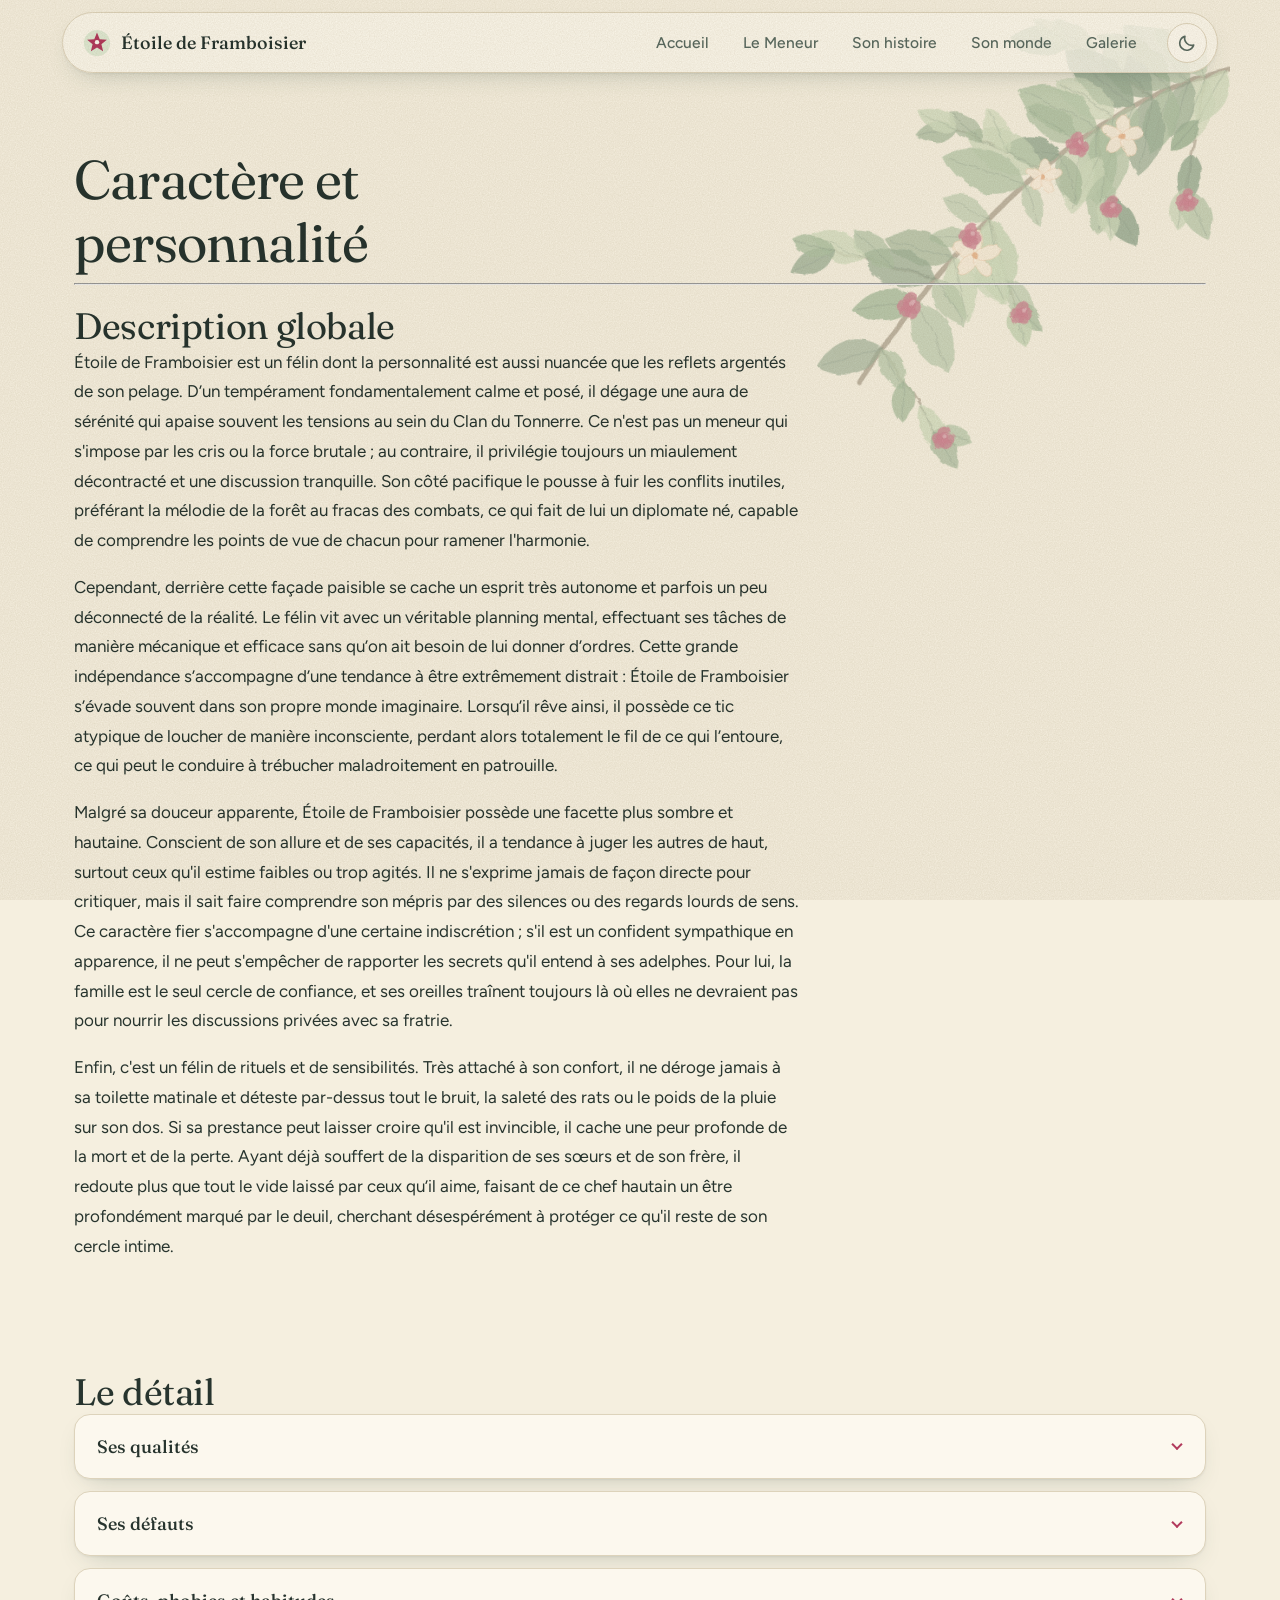
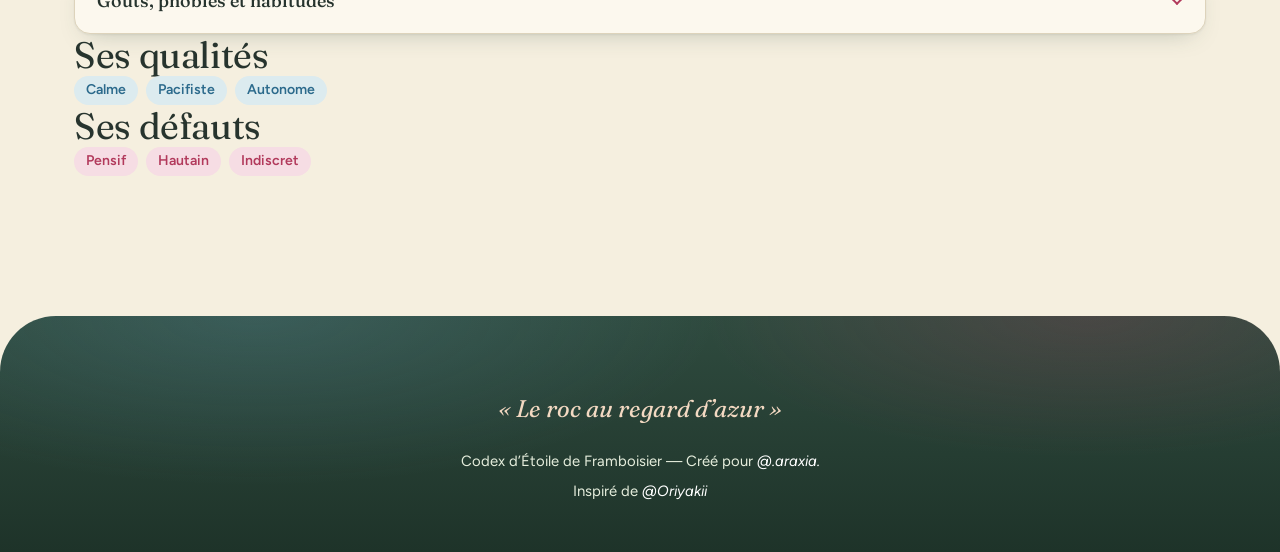
<file: caractere.html>
<!DOCTYPE html>
<html lang="fr">
<head>
    <meta charset="UTF-8">
    <meta name="viewport" content="width=device-width, initial-scale=1">
    <title>Caractère — Étoile de Framboisier</title>
    <meta name="description" content="La personnalité d'Étoile de Framboisier, meneur du Clan du Tonnerre : forces, failles et valeurs.">
    <meta name="theme-color" content="#E6ECF1">
    <link rel="icon" href="assets/favicon.svg" type="image/svg+xml">
    <link rel="preconnect" href="https://fonts.googleapis.com">
    <link rel="preconnect" href="https://fonts.gstatic.com" crossorigin>
    <link rel="stylesheet" href="https://fonts.googleapis.com/css2?family=Fraunces:ital,opsz,wght@0,9..144,300..700;1,9..144,300..700&family=Figtree:wght@400;500;600&display=swap">
    <script src="js/theme.js"></script>
    <link rel="stylesheet" href="css/base.css">
    <link rel="stylesheet" href="css/layout.css">
    <link rel="stylesheet" href="css/components.css">
</head>
<body data-page="caractere">

    <div id="entete"></div>

    <main id="contenu" class="conteneur">

        <header class="tete-page">
            <h1>Caractère et personnalité</h1>
            <hr class="filet-pelage">
        </header>

        <div class="deux-colonnes">

            <div>
                <section class="prose">
                    <h2>Description globale</h2>
                    <p>Étoile de Framboisier est un félin dont la personnalité est aussi nuancée que les reflets argentés de son pelage. D’un tempérament fondamentalement calme et posé, il dégage une aura de sérénité qui apaise souvent les tensions au sein du Clan du Tonnerre. Ce n'est pas un meneur qui s'impose par les cris ou la force brutale ; au contraire, il privilégie toujours un miaulement décontracté et une discussion tranquille. Son côté pacifique le pousse à fuir les conflits inutiles, préférant la mélodie de la forêt au fracas des combats, ce qui fait de lui un diplomate né, capable de comprendre les points de vue de chacun pour ramener l'harmonie.</p>
                    <p>Cependant, derrière cette façade paisible se cache un esprit très autonome et parfois un peu déconnecté de la réalité. Le félin vit avec un véritable planning mental, effectuant ses tâches de manière mécanique et efficace sans qu’on ait besoin de lui donner d’ordres. Cette grande indépendance s’accompagne d’une tendance à être extrêmement distrait : Étoile de Framboisier s’évade souvent dans son propre monde imaginaire. Lorsqu’il rêve ainsi, il possède ce tic atypique de loucher de manière inconsciente, perdant alors totalement le fil de ce qui l’entoure, ce qui peut le conduire à trébucher maladroitement en patrouille.</p>
                    <p>Malgré sa douceur apparente, Étoile de Framboisier possède une facette plus sombre et hautaine. Conscient de son allure et de ses capacités, il a tendance à juger les autres de haut, surtout ceux qu'il estime faibles ou trop agités. Il ne s'exprime jamais de façon directe pour critiquer, mais il sait faire comprendre son mépris par des silences ou des regards lourds de sens. Ce caractère fier s'accompagne d'une certaine indiscrétion ; s'il est un confident sympathique en apparence, il ne peut s'empêcher de rapporter les secrets qu'il entend à ses adelphes. Pour lui, la famille est le seul cercle de confiance, et ses oreilles traînent toujours là où elles ne devraient pas pour nourrir les discussions privées avec sa fratrie.</p>
                    <p>Enfin, c'est un félin de rituels et de sensibilités. Très attaché à son confort, il ne déroge jamais à sa toilette matinale et déteste par-dessus tout le bruit, la saleté des rats ou le poids de la pluie sur son dos. Si sa prestance peut laisser croire qu'il est invincible, il cache une peur profonde de la mort et de la perte. Ayant déjà souffert de la disparition de ses sœurs et de son frère, il redoute plus que tout le vide laissé par ceux qu’il aime, faisant de ce chef hautain un être profondément marqué par le deuil, cherchant désespérément à protéger ce qu'il reste de son cercle intime.</p>
                </section>

                <section class="section">
                    <h2>Le détail</h2>
                    <div class="accordeons">

                        <details class="accordeon">
                            <summary>Ses qualités</summary>
                            <div class="accordeon-corps">
                                <h4>Calme</h4>
                                <p>Étoile de Framboisier est l'incarnation même du calme, tant dans ses paroles que dans sa posture. Sa compagnie est particulièrement recherchée pour sa tranquillité ; il n'est pas de ceux qui élèvent la voix sans raison, préférant s'exprimer d'un miaulement posé, presque décontracté. Ce n'est pas un chat agité : il possède cette capacité rare de pouvoir rester immobile pendant un temps infini, sans aucune gêne. Durant ces longs moments de pause, il se contente d'observer avec finesse les mouvements de la forêt ou, plus souvent encore, de s'abandonner à ses rêveries.</p>
                                <h4>Pacifiste</h4>
                                <p>Profondément pacifiste, il éprouve une aversion naturelle pour les conflits. Pour lui, la douceur des rayons du soleil et la mélodie de la forêt auront toujours plus de valeur que les feulements et les grognements hostiles. Étoile de Framboisier ne cherche jamais à imposer sa volonté par la force ou la pression ; il privilégie systématiquement une discussion sereine, s'efforçant de comprendre chaque point de vue avec empathie. Cette sagesse naturelle en fait un médiateur précieux sur qui le Clan peut compter pour apaiser les tensions par la simple force de sa parole.</p>
                                <h4>Autonome</h4>
                                <p>D’un naturel extrêmement autonome, il accomplit ses tâches sans qu'on n'ait jamais besoin de les lui rappeler. Un véritable planning invisible semble structurer ses pensées, lui permettant d'agir avec une efficacité presque mécanique et sans attendre d'ordres. Cette grande indépendance, couplée à son habitude de savoir exactement quoi faire et à quel moment, le place parfois légèrement à l'écart des autres. Étoile de Framboisier évolue ainsi dans son propre monde, un jardin secret où il laisse entrer ses proches, mais où son autosuffisance lui sert de rempart.</p>
                            </div>
                        </details>

                        <details class="accordeon">
                            <summary>Ses défauts</summary>
                            <div class="accordeon-corps">
                                <h4>Pensif</h4>
                                <p>Étoile de Framboisier est un félin qui s'égare fréquemment dans son propre monde imaginaire. Bien qu'il sache garder les pattes sur terre quand il le faut, il lui arrive souvent de perdre le fil d'une conversation ou de sa concentration lors des patrouilles. Lorsqu’il s'évade ainsi, cela se remarque assez vite : son regard commence à errer vers le sol ou se fixe derrière son interlocuteur. S’il est en mouvement, il ne prête alors plus vraiment attention à ce qui l’entoure, ce qui le place dans des situations gênantes, comme trébucher sur une racine ou rater un obstacle, trahi par ses propres pensées.</p>
                                <h4>Hautain</h4>
                                <p>S'il est un compagnon calme dont on apprécie la présence, il n'en reste pas moins hautain par instants. Conscient de son physique élégant, Étoile de Framboisier se permet de juger les autres de haut, ciblant surtout les plus faibles ou ceux qu'il estime faire preuve de laisser-aller. Il a cette tendance à rabaisser ses pairs, que ce soit derrière leur dos ou de manière plus subtile, juste devant leur museau. Il ne vous dira jamais frontalement ce qu’il pense de vous, mais il saura vous faire ressentir son mépris par une attitude ou un sous-entendu bien placé.</p>
                                <h4>Indiscret</h4>
                                <p>À ce tempérament hautain s'ajoute une indiscrétion redoutable. Étoile de Framboisier ne se gêne jamais pour rapporter les secrets qu'il glane à ses fidèles frères et sœurs ; n'ayant confiance qu'en sa propre famille, il réserve ses informations à ce cercle restreint. Ainsi, bien qu'il se montre très sympathique au quotidien, celui qui prend le risque de trop se confier doit savoir que sa fratrie sera mise au courant. Il ne pose pas de questions directes pour ne pas s'exposer, mais il s'arrange toujours pour savoir : ses oreilles traînent partout, captant les murmures de la forêt.</p>
                            </div>
                        </details>

                        <details class="accordeon">
                            <summary>Goûts, phobies et habitudes</summary>
                            <div class="accordeon-corps">
                                <h4>Ce qu'il aime</h4>
                                <p>Étoile de Framboisier apprécie tout particulièrement les écureuils ; ce petit mammifère agile lui offre une quantité de viande idéale pour le rassasier durant une journée entière. Au-delà de cette préférence, le félin possède une palette de goûts très étendue : il ne rencontre aucun souci avec le poisson, qu'il consomme volontiers, tout comme les pigeons ou les colombes. Il aime par-dessus tout s'installer sur les hautes branches des arbres pour faire de longues siestes loin de l'agitation. Il adore également plonger ses pattes dans l'eau des étangs pour se rafraîchir et savourer l'odeur d'humus après une averse.</p>
                                <h4>Ce qu'il déteste</h4>
                                <p>Le félin n’apprécie absolument pas les grenouilles ni les rats. Il éprouve une aversion profonde pour leur odeur, leur goût, mais surtout pour leur texture qu'il juge repoussante. Il déteste également le bruit sous toutes ses formes (miaulements trop forts, Chemin du Tonnerre, fracas des orages) qui vient briser sa tranquillité. Il refuse autant que possible de se retrouver entièrement mouillé sous une averse car l'eau alourdit sa fourrure dense et gâche son allure.</p>
                                <h4>Craintes et rituels</h4>
                                <p>Il éprouve une crainte viscérale et irrationnelle pour les chenilles. En croiser une le pousse à labourer nerveusement le sol de ses griffes. Il porte aussi une peur profonde de la mort, enracinée depuis la perte de ses adelphes. Côté manies, il fait quotidiennement une toilette matinale très méticuleuse avant ses tâches de chef, et il possède un tic original : il se met à loucher de façon totalement inconsciente dès qu'il s'évade dans son monde imaginaire.</p>
                            </div>
                        </details>

                    </div>
                </section>
            </div>

            <aside class="encart-lateral" aria-label="En bref">
                <div class="panneau panneau-etroit">
                    <h2 class="sous-titre-encart">Ses qualités</h2>
                    <ul class="pastilles">
                        <li class="pastille">Calme</li>
                        <li class="pastille">Pacifiste</li>
                        <li class="pastille">Autonome</li>
                    </ul>
                </div>
                <div class="panneau panneau-etroit">
                    <h2 class="sous-titre-encart">Ses défauts</h2>
                    <ul class="pastilles">
                        <li class="pastille defaut">Pensif</li>
                        <li class="pastille defaut">Hautain</li>
                        <li class="pastille defaut">Indiscret</li>
                    </ul>
                </div>
            </aside>

        </div>
    </main>

    <div id="pied"></div>
    <script src="js/site.js"></script>
</body>
</html>
</file>
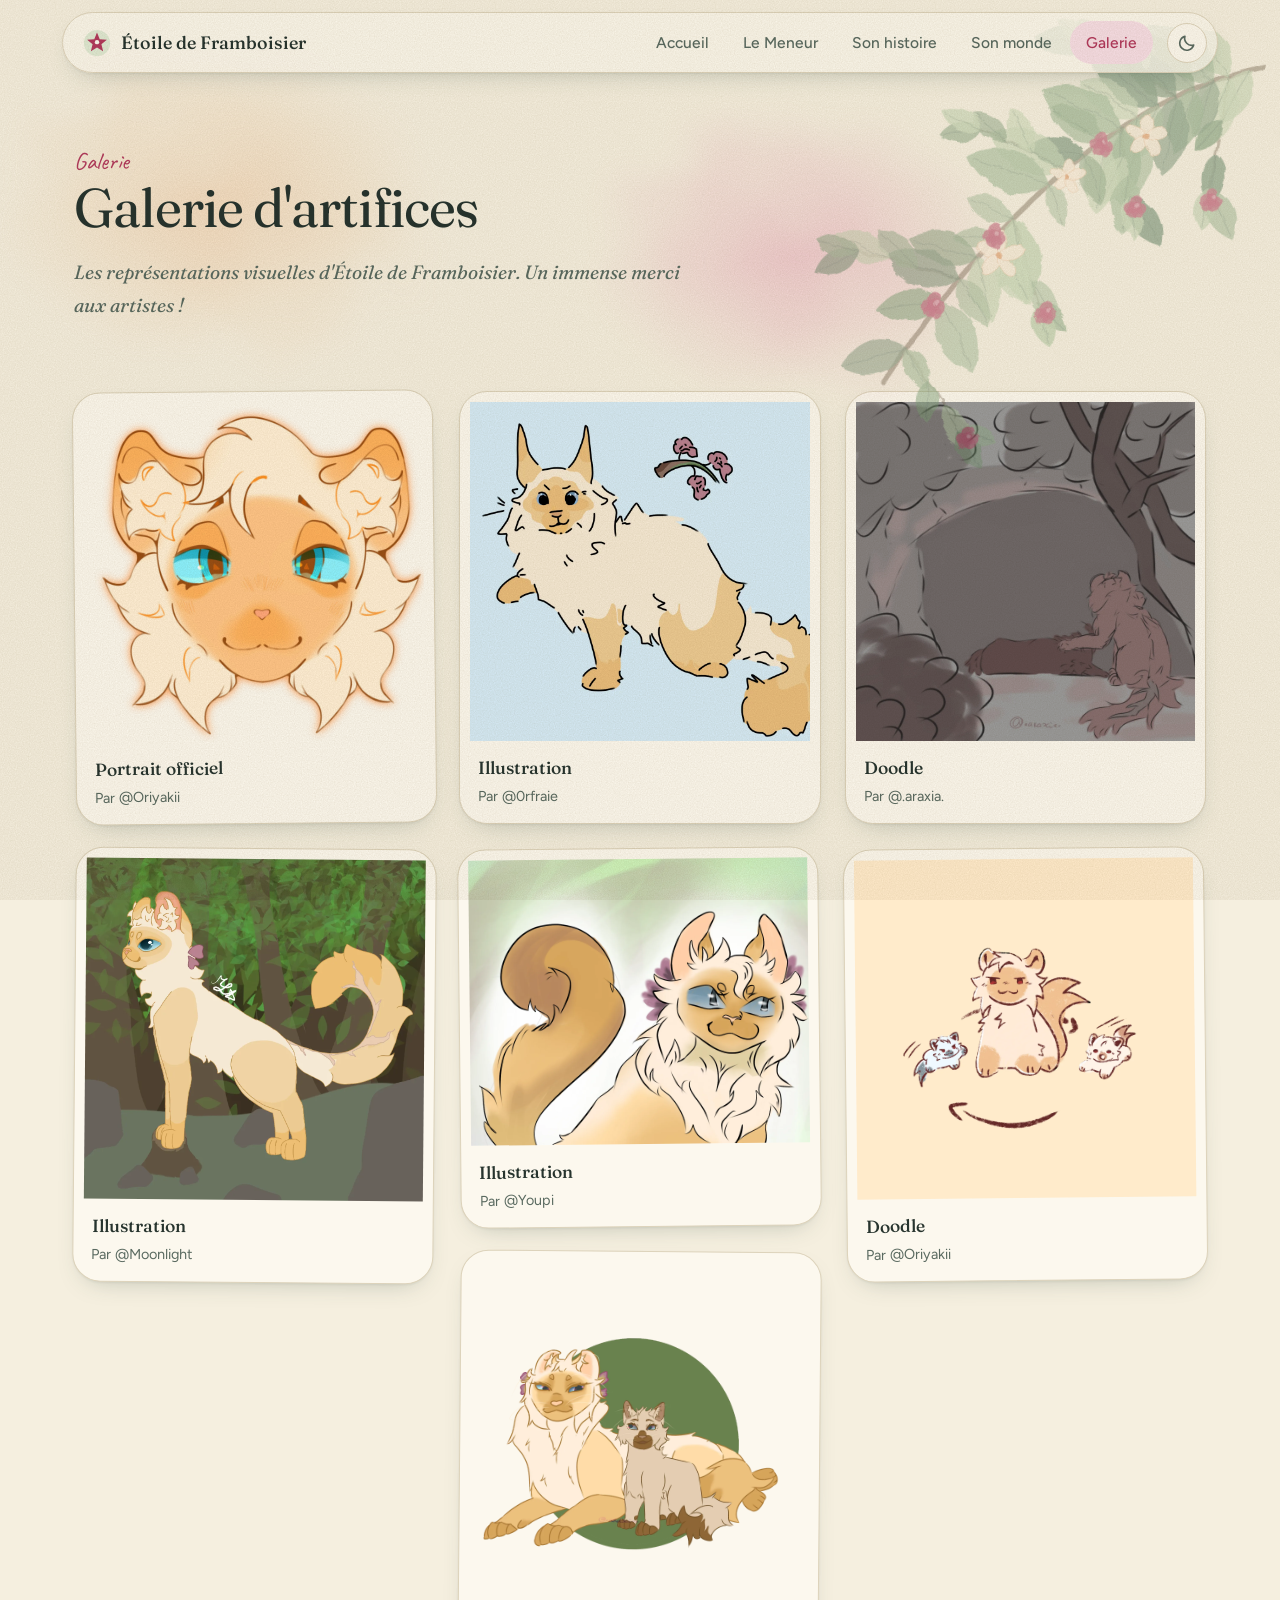
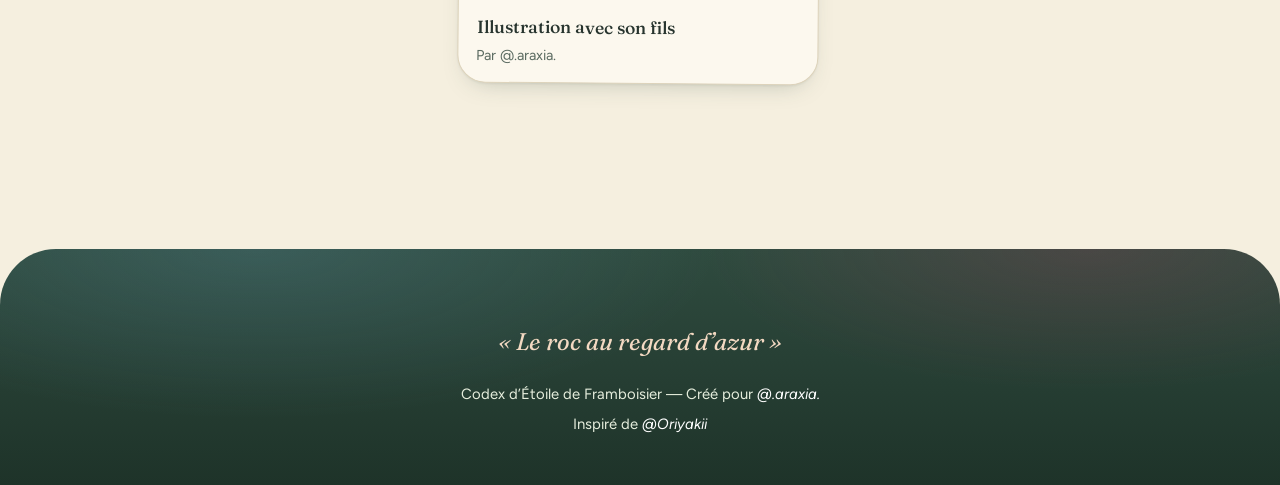
<file: galerie.html>
<!DOCTYPE html>
<html lang="fr">
<head>
    <meta charset="UTF-8">
    <meta name="viewport" content="width=device-width, initial-scale=1">
    <title>Galerie — Étoile de Framboisier</title>
    <meta name="description" content="La galerie d'Étoile de Framboisier : illustrations et doodles faits par les artistes.">
    <meta name="theme-color" content="#F5EFDF">
    <link rel="icon" href="assets/favicon.svg" type="image/svg+xml">
    <link rel="preconnect" href="https://fonts.googleapis.com">
    <link rel="preconnect" href="https://fonts.gstatic.com" crossorigin>
    <link rel="stylesheet" href="https://fonts.googleapis.com/css2?family=Fraunces:ital,opsz,wght@0,9..144,300..700;1,9..144,300..700&family=Figtree:wght@400;500;600&family=Caveat:wght@500;600&display=swap">
    <script src="js/theme.js"></script>
    <link rel="stylesheet" href="css/base.css">
    <link rel="stylesheet" href="css/layout.css">
    <link rel="stylesheet" href="css/components.css">
    <link rel="stylesheet" href="css/pages/galerie.css">
</head>
<body data-page="galerie">

    <div id="entete"></div>

    <main id="contenu">

        <header class="tete-page conteneur">
            <span class="lavis lavis-roux" style="top:-14%; left:-6%; width:480px; height:340px"></span>
            <span class="lavis lavis-framboise" style="top:8%; left:44%; width:460px; height:320px"></span>
            <span class="surtitre">Galerie</span>
            <h1>Galerie d'artifices</h1>
            <p class="intro">Les représentations visuelles d'Étoile de Framboisier. Un immense merci aux artistes !</p>
        </header>

        <div class="conteneur">
            <div class="galerie" id="galerie-grille"></div>
        </div>

    </main>

    <div id="pied"></div>

    <script src="js/site.js"></script>
    <script src="js/outils.js"></script>
    <script src="js/data/galerie.js"></script>
    <script src="js/config.js"></script>
    <script src="js/donnees.js"></script>
    <script src="js/pages/galerie.js"></script>
</body>
</html>
</file>
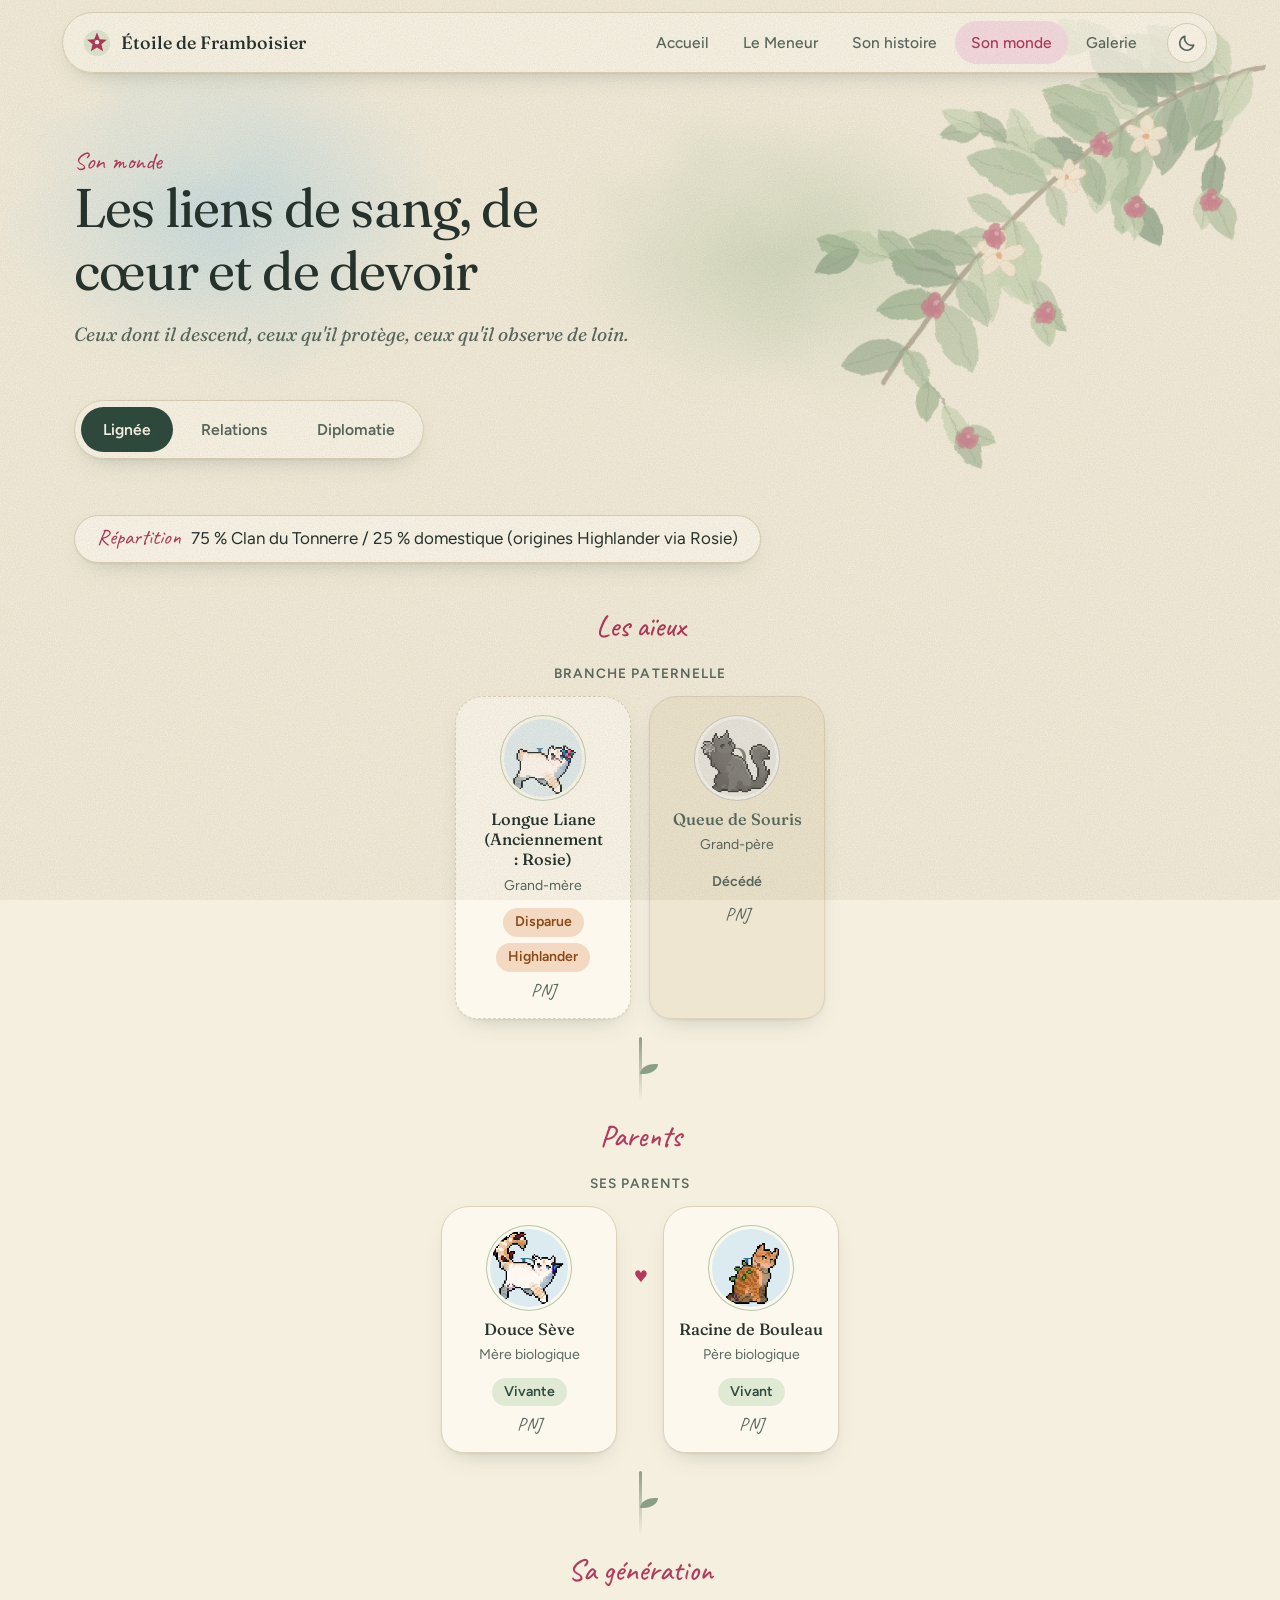
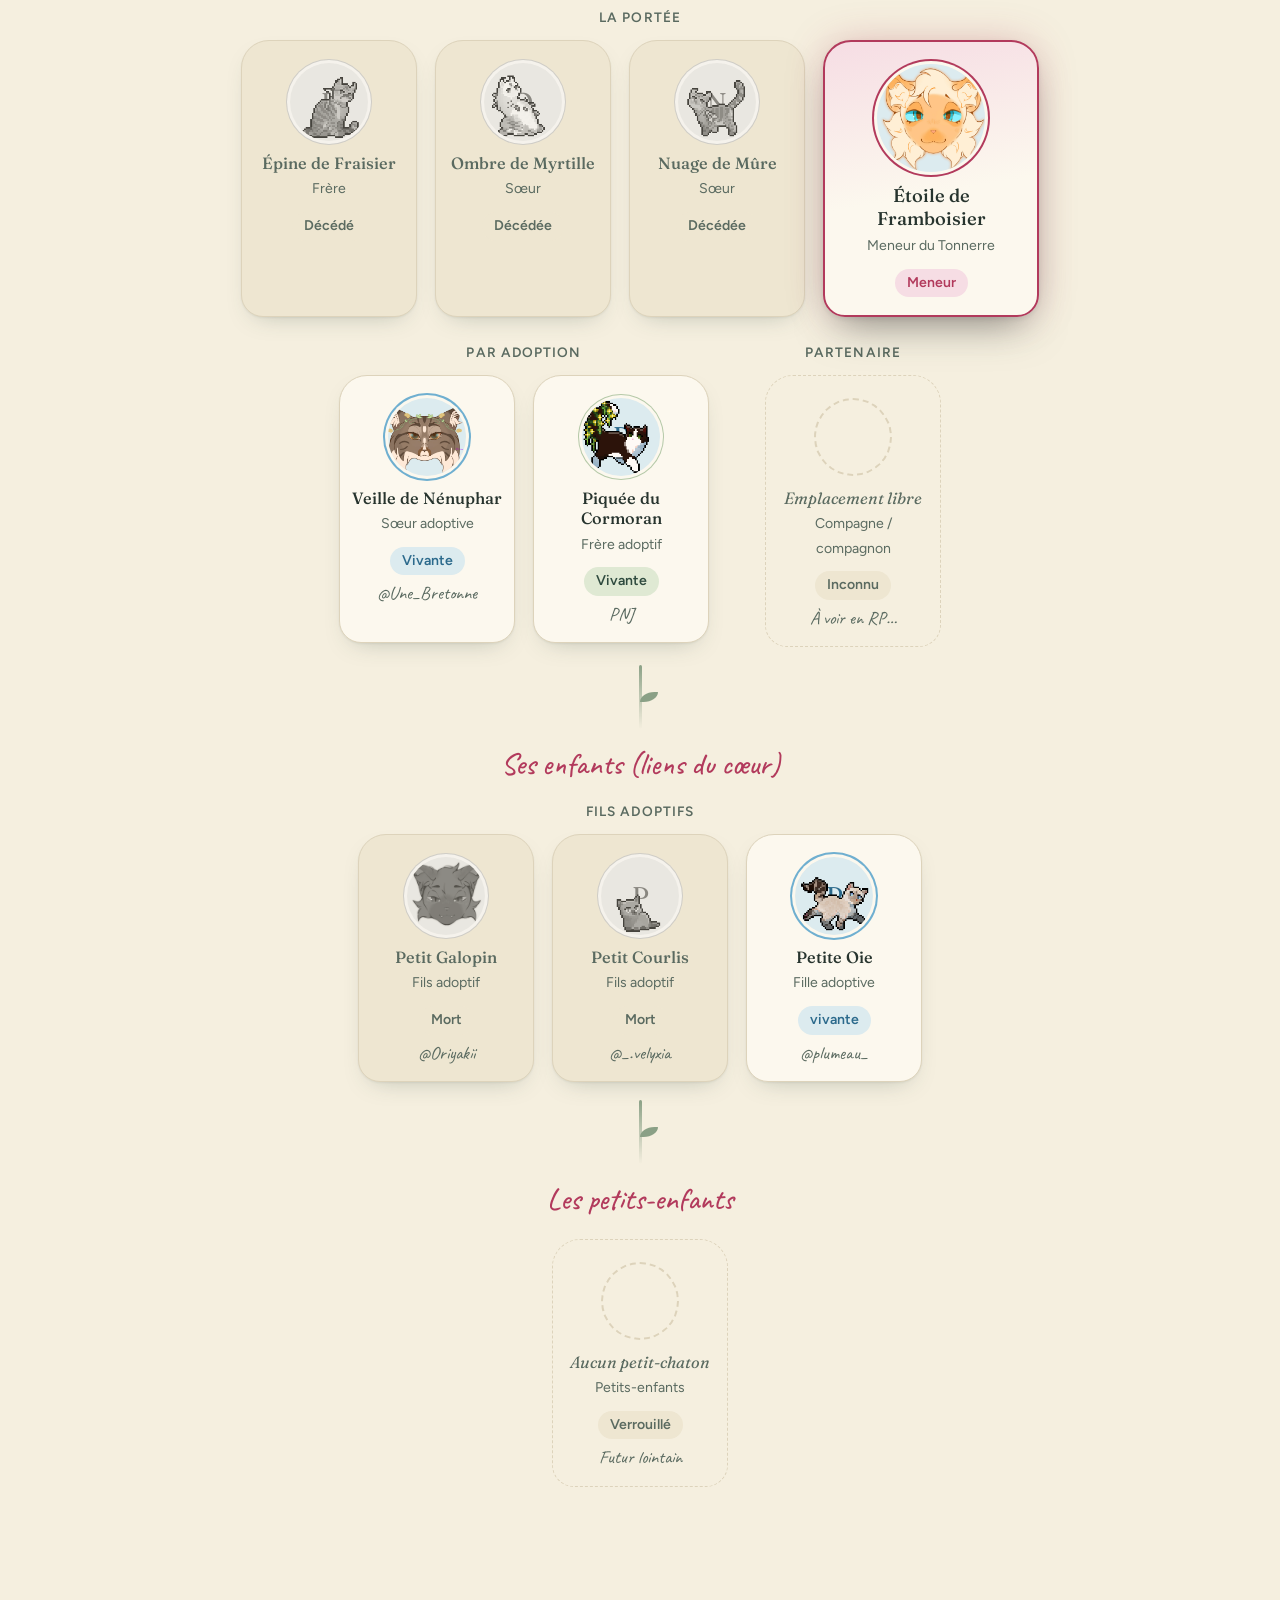
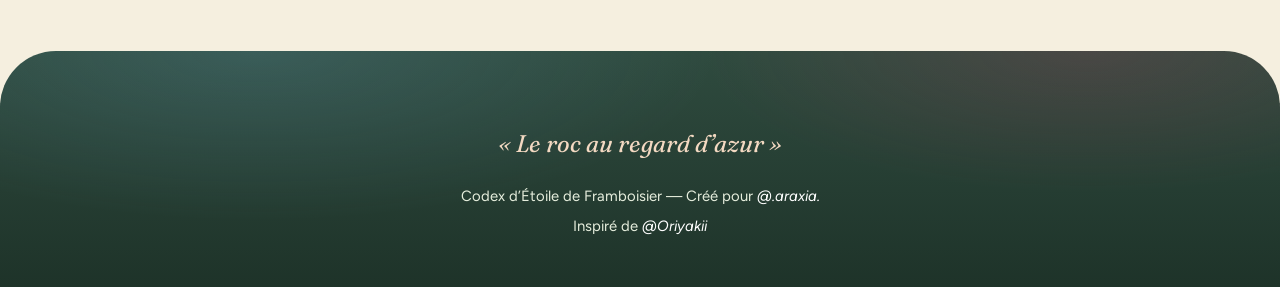
<file: monde.html>
<!DOCTYPE html>
<html lang="fr">
<head>
    <meta charset="UTF-8">
    <meta name="viewport" content="width=device-width, initial-scale=1">
    <title>Son monde — Étoile de Framboisier</title>
    <meta name="description" content="Le monde d'Étoile de Framboisier : sa lignée, ses relations avec son clan et les chats qui comptent, et la diplomatie avec les autres clans.">
    <meta name="theme-color" content="#F5EFDF">
    <link rel="icon" href="assets/favicon.svg" type="image/svg+xml">
    <link rel="preconnect" href="https://fonts.googleapis.com">
    <link rel="preconnect" href="https://fonts.gstatic.com" crossorigin>
    <link rel="stylesheet" href="https://fonts.googleapis.com/css2?family=Fraunces:ital,opsz,wght@0,9..144,300..700;1,9..144,300..700&family=Figtree:wght@400;500;600&family=Caveat:wght@500;600&display=swap">
    <script src="js/theme.js"></script>
    <link rel="stylesheet" href="css/base.css">
    <link rel="stylesheet" href="css/layout.css">
    <link rel="stylesheet" href="css/components.css">
    <link rel="stylesheet" href="css/pages/monde.css">
</head>
<body data-page="monde">

    <div id="entete"></div>

    <main id="contenu">

        <header class="tete-page conteneur">
            <span class="lavis lavis-azur" style="top:-14%; left:-6%; width:500px; height:360px"></span>
            <span class="lavis lavis-sauge" style="top:8%; left:42%; width:480px; height:320px"></span>
            <span class="surtitre">Son monde</span>
            <h1>Les liens de sang, de cœur et de devoir</h1>
            <p class="intro">Ceux dont il descend, ceux qu'il protège, ceux qu'il observe de loin.</p>
        </header>

        <div class="conteneur" data-onglets>

            <section class="onglet-panneau" id="lignee" data-titre="Lignée">
                <p class="origine" id="origine"></p>
                <div class="arbre" id="arbre"></div>
            </section>

            <section class="onglet-panneau" id="relations" data-titre="Relations">
                <div class="deux-col-monde">
                    <div class="carte prose lettrine" id="clan-texte"></div>
                    <aside class="carte legende-carte" aria-label="Légende des sentiments">
                        <h3>Affinités et sentiments</h3>
                        <ul class="legende" id="legende"></ul>
                    </aside>
                </div>
                <div class="entete-section visages-titre">
                    <span class="surtitre">Les visages de son quotidien</span>
                    <h2>Ceux qui comptent</h2>
                </div>
                <div class="filtres" id="filtres" role="group" aria-label="Filtrer les relations"></div>
                <ul class="relations" id="visages"></ul>
            </section>

            <section class="onglet-panneau" id="diplomatie" data-titre="Diplomatie">
                <div class="entete-section">
                    <span class="surtitre">Au-delà de la frontière</span>
                    <h2>Diplomatie et frontières extérieures</h2>
                </div>
                <div class="clans" id="clans"></div>
            </section>

        </div>
    </main>

    <div id="pied"></div>

    <script src="js/site.js"></script>
    <script src="js/outils.js"></script>
    <script src="js/data/relations.js"></script>
    <script src="js/data/lignee.js"></script>
    <script src="js/data/textes.js"></script>
    <script src="js/config.js"></script>
    <script src="js/donnees.js"></script>
    <script src="js/pages/monde.js"></script>
</body>
</html>
</file>
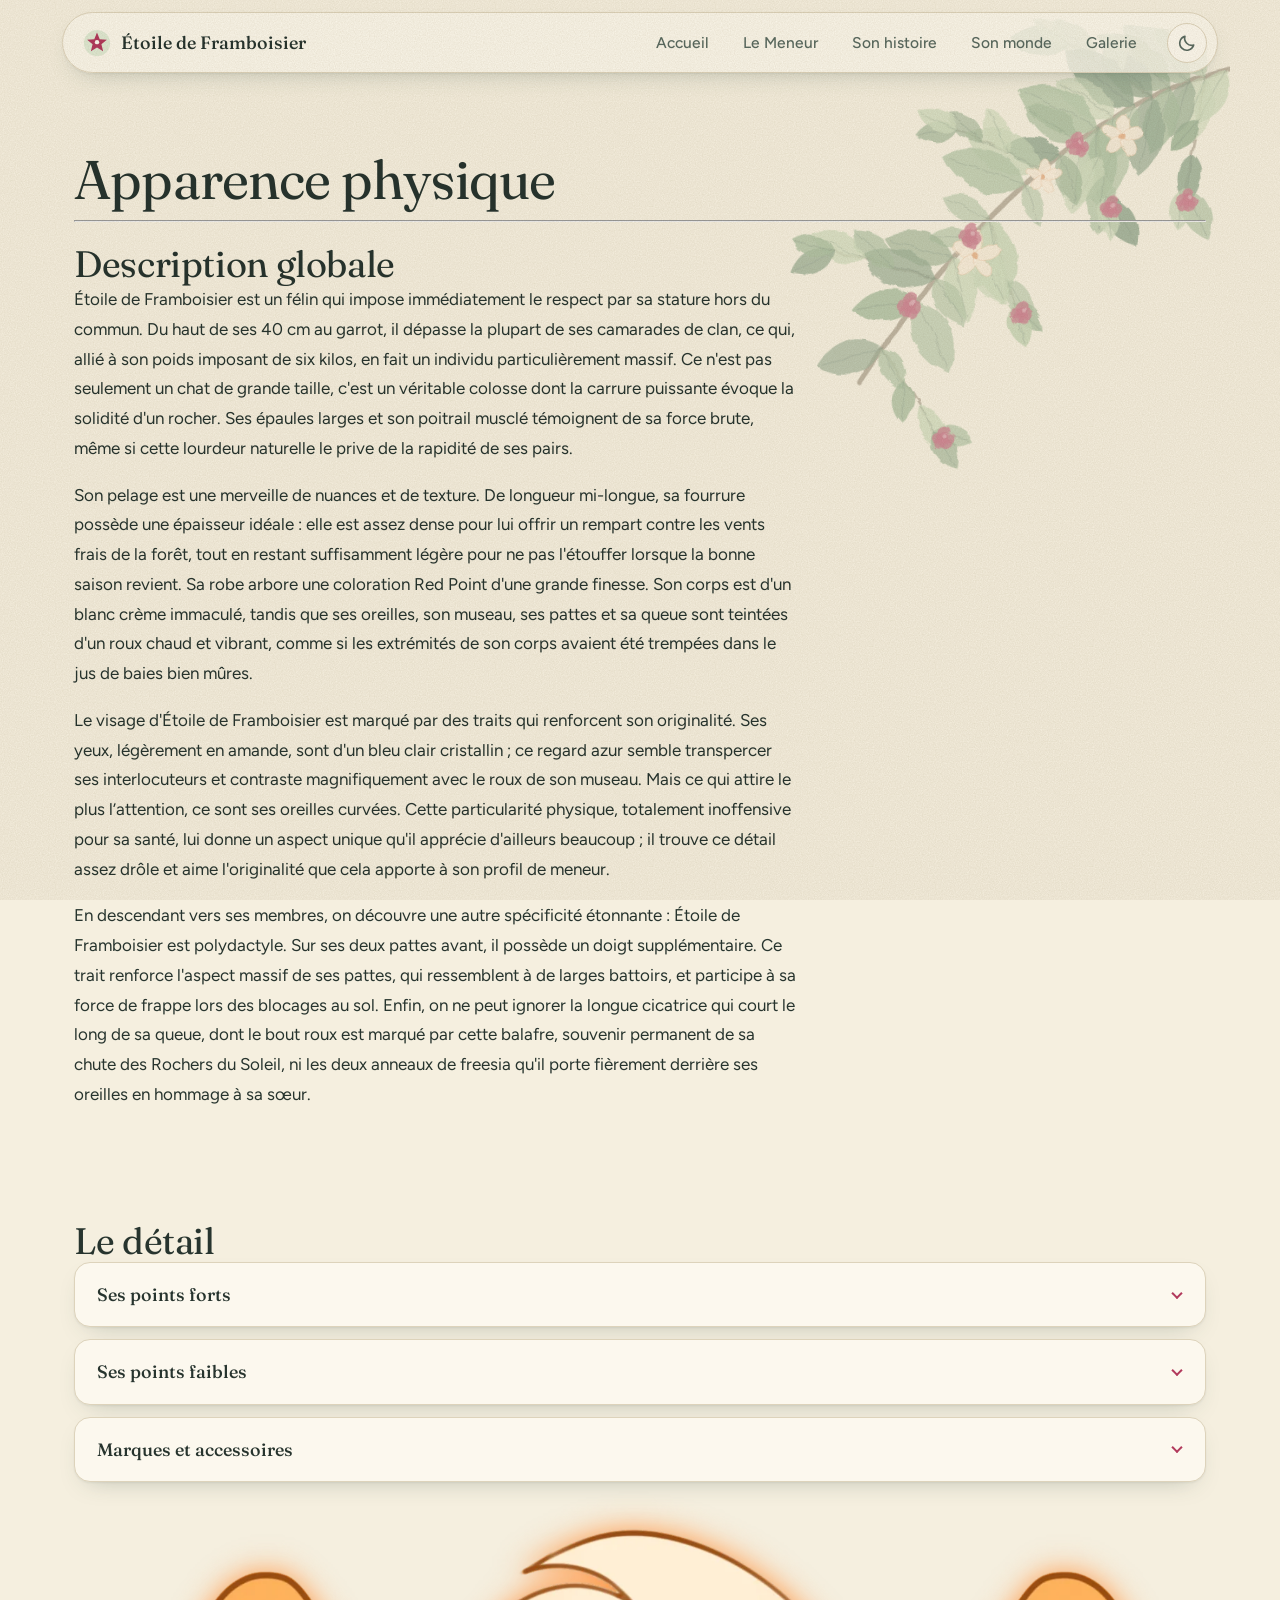
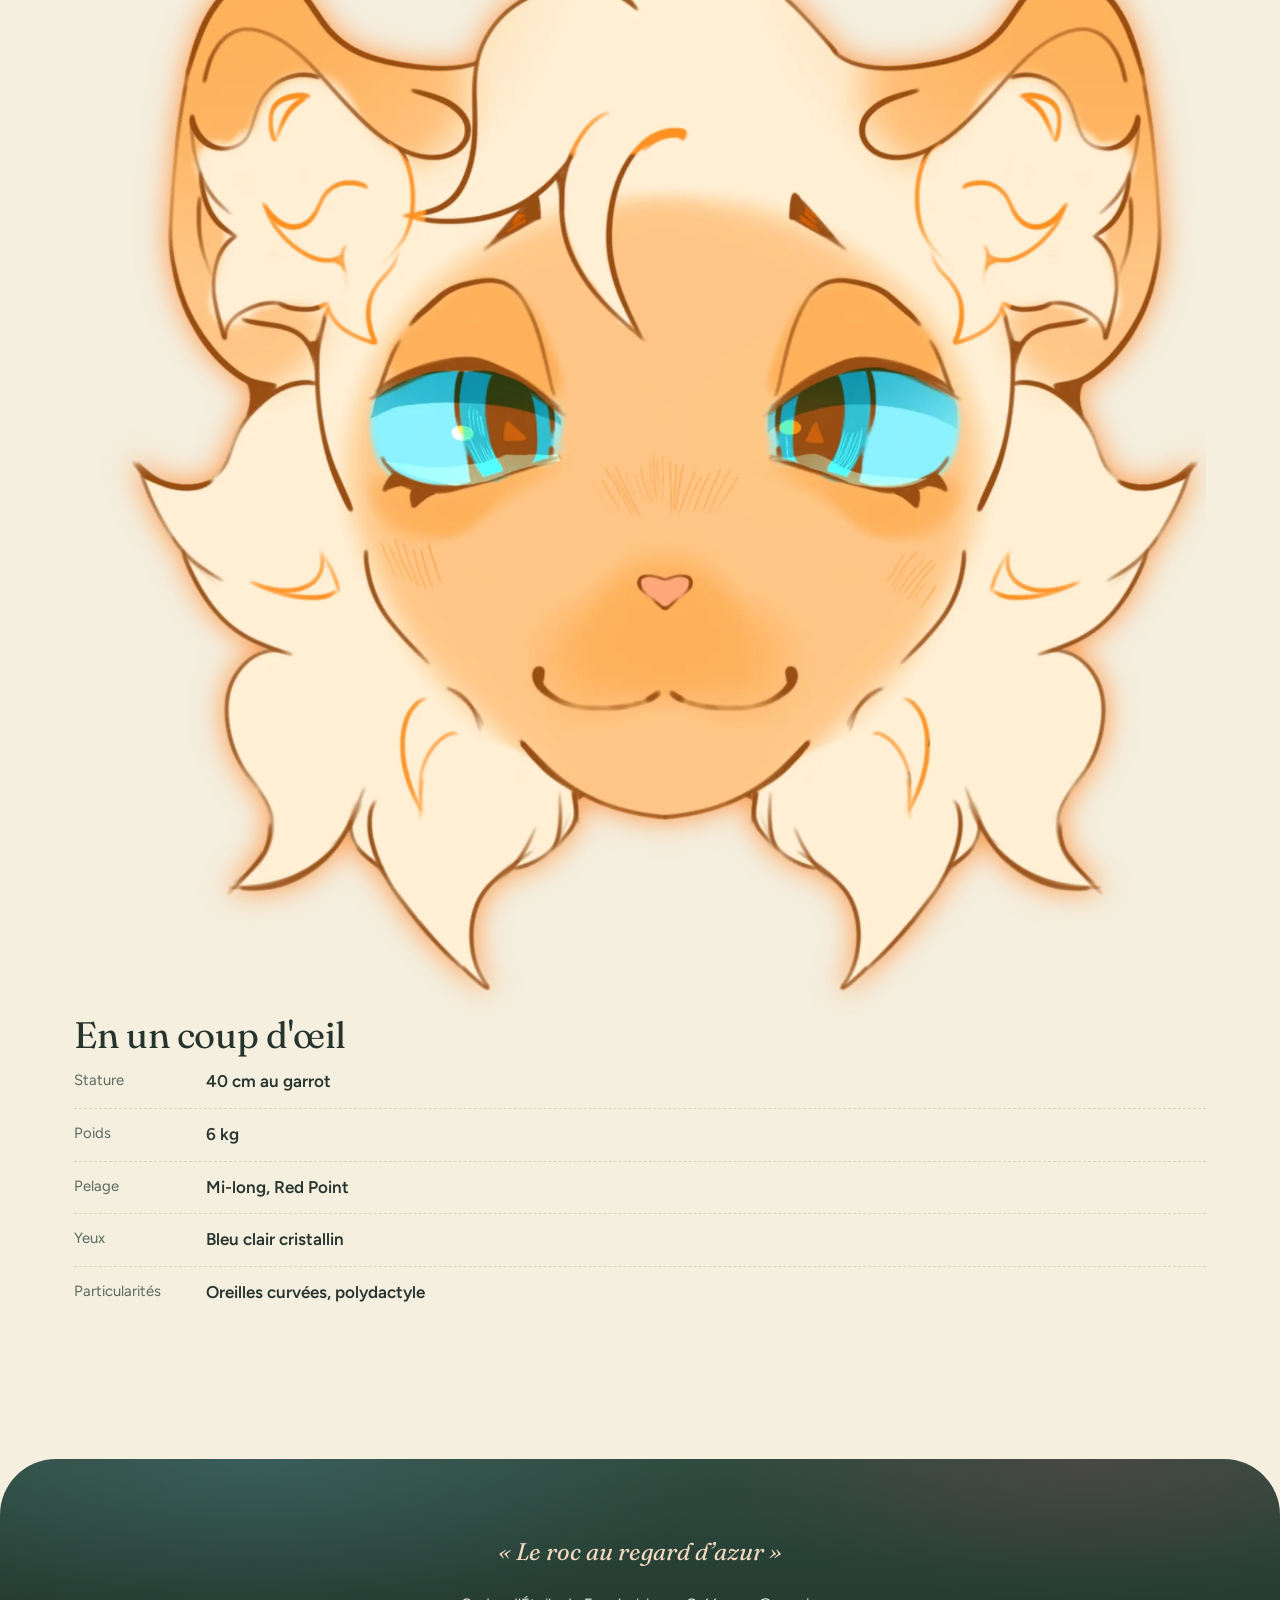
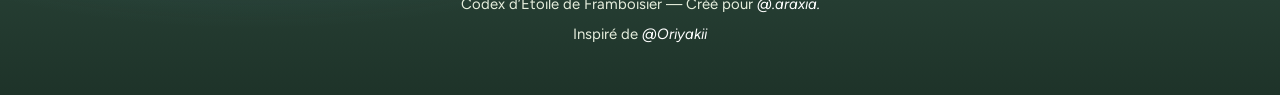
<file: physique.html>
<!DOCTYPE html>
<html lang="fr">
<head>
    <meta charset="UTF-8">
    <meta name="viewport" content="width=device-width, initial-scale=1">
    <title>Apparence physique — Étoile de Framboisier</title>
    <meta name="description" content="Le physique d'Étoile de Framboisier : pelage red point, regard azur, stature de colosse.">
    <meta name="theme-color" content="#E6ECF1">
    <link rel="icon" href="assets/favicon.svg" type="image/svg+xml">
    <link rel="preconnect" href="https://fonts.googleapis.com">
    <link rel="preconnect" href="https://fonts.gstatic.com" crossorigin>
    <link rel="stylesheet" href="https://fonts.googleapis.com/css2?family=Fraunces:ital,opsz,wght@0,9..144,300..700;1,9..144,300..700&family=Figtree:wght@400;500;600&display=swap">
    <script src="js/theme.js"></script>
    <link rel="stylesheet" href="css/base.css">
    <link rel="stylesheet" href="css/layout.css">
    <link rel="stylesheet" href="css/components.css">
</head>
<body data-page="physique">

    <div id="entete"></div>

    <main id="contenu" class="conteneur">

        <header class="tete-page">
            <h1>Apparence physique</h1>
            <hr class="filet-pelage">
        </header>

        <div class="deux-colonnes">

            <div>
                <section class="prose">
                    <h2>Description globale</h2>
                    <p>Étoile de Framboisier est un félin qui impose immédiatement le respect par sa stature hors du commun. Du haut de ses 40 cm au garrot, il dépasse la plupart de ses camarades de clan, ce qui, allié à son poids imposant de six kilos, en fait un individu particulièrement massif. Ce n'est pas seulement un chat de grande taille, c'est un véritable colosse dont la carrure puissante évoque la solidité d'un rocher. Ses épaules larges et son poitrail musclé témoignent de sa force brute, même si cette lourdeur naturelle le prive de la rapidité de ses pairs.</p>
                    <p>Son pelage est une merveille de nuances et de texture. De longueur mi-longue, sa fourrure possède une épaisseur idéale : elle est assez dense pour lui offrir un rempart contre les vents frais de la forêt, tout en restant suffisamment légère pour ne pas l'étouffer lorsque la bonne saison revient. Sa robe arbore une coloration Red Point d'une grande finesse. Son corps est d'un blanc crème immaculé, tandis que ses oreilles, son museau, ses pattes et sa queue sont teintées d'un roux chaud et vibrant, comme si les extrémités de son corps avaient été trempées dans le jus de baies bien mûres.</p>
                    <p>Le visage d'Étoile de Framboisier est marqué par des traits qui renforcent son originalité. Ses yeux, légèrement en amande, sont d'un bleu clair cristallin ; ce regard azur semble transpercer ses interlocuteurs et contraste magnifiquement avec le roux de son museau. Mais ce qui attire le plus l’attention, ce sont ses oreilles curvées. Cette particularité physique, totalement inoffensive pour sa santé, lui donne un aspect unique qu'il apprécie d'ailleurs beaucoup ; il trouve ce détail assez drôle et aime l'originalité que cela apporte à son profil de meneur.</p>
                    <p>En descendant vers ses membres, on découvre une autre spécificité étonnante : Étoile de Framboisier est polydactyle. Sur ses deux pattes avant, il possède un doigt supplémentaire. Ce trait renforce l'aspect massif de ses pattes, qui ressemblent à de larges battoirs, et participe à sa force de frappe lors des blocages au sol. Enfin, on ne peut ignorer la longue cicatrice qui court le long de sa queue, dont le bout roux est marqué par cette balafre, souvenir permanent de sa chute des Rochers du Soleil, ni les deux anneaux de freesia qu'il porte fièrement derrière ses oreilles en hommage à sa sœur.</p>
                </section>

                <section class="section">
                    <h2>Le détail</h2>
                    <div class="accordeons">

                        <details class="accordeon">
                            <summary>Ses points forts</summary>
                            <div class="accordeon-corps">
                                <p>Au vu de son gabarit imposant, Étoile de Framboisier est un félin qui possède une force de frappe hors du commun. Que ce soit dans la puissance de ses coups de patte, sa capacité à bloquer ses adversaires au sol ou la force de sa morsure, il se révèle être un véritable rocher de muscles incomparable. Cette carrure massive rend ses assauts particulièrement redoutables ; peu de félins peuvent se vanter de pouvoir rivaliser avec lui lors d'un corps à corps frontal.</p>
                                <p>Le meneur est également doté d’une excellente résistance physique, capable de supporter aussi bien le froid mordant que les blessures de combat. Bien qu’il ait gagné en robustesse en atteignant sa taille adulte, il reste, comparativement à ses camarades, un chat extrêmement solide. Étoile de Framboisier possède un mélange de muscles denses et de graisse protectrice qui, combiné à son pelage mi-long, lui permet de rester au chaud durant l'hiver et d'encaisser les coups sans faiblir. Il faut généralement des adversaires d'une taille considérable pour espérer le mettre hors de combat.</p>
                                <p>Une autre particularité physique le distingue : ses pattes arrière sont plus longues que ses pattes avant. Grâce à cette anatomie singulière, il possède une aptitude supérieure pour grimper aux arbres ou sauter bien plus haut que les autres membres du Clan. Ses membres postérieurs, qui rappellent ceux des lièvres de la lande, lui permettent d'effectuer des bonds impressionnants et presque sans limites. De plus, nager ne représente aucun souci pour lui, car ses pattes musclées lui offrent une propulsion efficace et constante dans l'eau.</p>
                            </div>
                        </details>

                        <details class="accordeon">
                            <summary>Ses points faibles</summary>
                            <div class="accordeon-corps">
                                <p>Bien qu’il soit un véritable rocher de muscles, Étoile de Framboisier n'est pas sans failles, et sa carrure massive le rend particulièrement lent. Lorsqu’il s’agit de faire la course, il finit inévitablement dernier, son corps n’étant tout simplement pas taillé pour la vitesse pure. Cette lourdeur le rend peu efficace pour les chasses rapides ou la traque de proies agiles. Il lui arrive ainsi fréquemment d’être le dernier à regagner le camp, subissant parfois les moqueries des apprentis qui s'amusent de sa démarche pesante.</p>
                                <p>En plus de sa faible vitesse, le meneur ne possède pratiquement aucune agilité. Étoile de Framboisier est incapable de se faufiler dans des endroits étroits, même en faisant de son mieux ; ses épaules massives, son poitrail imposant et le reste de son corps sont bien trop larges pour les passages exigus de la forêt. Cette morphologie l’empêche également d’être un bon chasseur, car il ne peut pas changer de direction brusquement pour suivre les zigzags d'une proie. Il voit donc le plus souvent ses cibles lui échapper, distancé par leur rapidité ou leur souplesse supérieure.</p>
                                <p>Enfin, le jeune meneur souffre d’un manque criant d’endurance qui l’épuise à une vitesse déconcertante. Même lors des combats, bien que ses coups soient redoutables, il ne peut pas tenir la cadence très longtemps et s'essouffle rapidement. Cette fatigue prématurée le suit dans toutes ses activités physiques, l'obligeant à dormir bien plus longtemps que ses camarades pour récupérer ses forces. À cause de cela, il se sent souvent d'une certaine inutilité lors des sessions de chasse prolongées, incapable de suivre le rythme soutenu du groupe.</p>
                            </div>
                        </details>

                        <details class="accordeon">
                            <summary>Marques et accessoires</summary>
                            <div class="accordeon-corps">
                                <h4>Accessoires</h4>
                                <p>Étoile de Framboisier porte avec une élégance discrète deux anneaux de freesia nichés derrière ses oreilles. Loin d'être une simple coquetterie, ces fleurs sont un cadeau inestimable de sa défunte sœur, offert le jour où il a reçu son nom de guerrier. Malgré son tempérament parfois hautain, il veille sur ces anneaux avec une douceur infinie, les portant comme un hommage permanent à ce lien fraternel que la mort a brisé.</p>
                                <h4>Cicatrices</h4>
                                <p>Il porte une longue cicatrice qui court tout le long de sa queue. Cette marque est le souvenir d'un événement tragique survenu aux Rochers du Soleil. Son propre frère, dans un élan de curiosité aussi sombre qu'irréfléchi, l'a poussé du haut des pierres géantes pour vérifier si son nouveau statut de chef lui octroyait réellement le don des neuf vies. L'expérience fut concluante, mais brutale : Étoile de Framboisier a effectivement perdu sa première vie dans la chute. Il ne lui en reste désormais plus que huit, et cette balafre indélébile pour lui rappeler la trahison de son sang.</p>
                            </div>
                        </details>

                    </div>
                </section>
            </div>

            <aside class="encart-lateral" aria-label="Portrait et mensurations">
                <div class="arche" data-initiale="É">
                    <img src="assets/photos/Headshot%20Etoile%20de%20Framboisier%20Oriyakii.webp" alt="Portrait d'Étoile de Framboisier">
                </div>
                <div class="panneau panneau-etroit">
                    <h2 class="sous-titre-encart">En un coup d'œil</h2>
                    <dl class="fiche-dl">
                        <div><dt>Stature</dt><dd>40 cm au garrot</dd></div>
                        <div><dt>Poids</dt><dd>6 kg</dd></div>
                        <div><dt>Pelage</dt><dd>Mi-long, Red Point</dd></div>
                        <div><dt>Yeux</dt><dd>Bleu clair cristallin</dd></div>
                        <div><dt>Particularités</dt><dd>Oreilles curvées, polydactyle</dd></div>
                    </dl>
                </div>
            </aside>

        </div>
    </main>

    <div id="pied"></div>
    <script src="js/site.js"></script>
</body>
</html>
</file>
<file: css/base.css>
/* ==========================================================================
   BASE — couleurs, polices, papier aquarelle.
   C'est ici qu'on change l'identité visuelle du site.
   Les polices sont chargées par les <link> dans le <head> de chaque page.
   ========================================================================== */

:root {
    /* Le papier et la forêt du Tonnerre */
    --brume: #F5EFDF;            /* fond de page : papier chaud */
    --brume-profonde: #DDD3BB;   /* filets, bordures */
    --creme: #FCF8EE;            /* surfaces : cartes */
    --creme-ombre: #EEE6D1;

    --sauge: #B5C9A8;
    --sauge-pale: #DFE9D3;
    --mousse: #5E8061;
    --foret: #2F4B3F;

    /* Ses yeux d'azur */
    --azur: #6FAFD0;
    --azur-pale: #DCEBEF;
    --azur-profond: #2C6A8C;

    /* Son pelage red point */
    --roux: #D9803E;
    --roux-pale: #F3D9C2;
    --roux-texte: #8A4A17;

    /* Le fruit */
    --framboise: #B23A5C;
    --framboise-pale: #F6DDE4;

    /* Texte */
    --encre: #27342E;
    --encre-douce: #5A6A60;
    --aversion: #5B4A6B;         /* cœur sombre */

    /* Effets */
    --ciel-haut: #E3EBDA;
    --verre: rgba(252, 248, 238, 0.78);
    --ombre: 0 1px 2px rgba(39, 52, 46, 0.06), 0 10px 26px -14px rgba(47, 75, 63, 0.35);
    --ombre-haute: 0 2px 4px rgba(39, 52, 46, 0.08), 0 22px 40px -16px rgba(47, 75, 63, 0.5);
    --nuage: #fff;
    --grain: 0.5;                /* intensité du grain de papier */

    --serif: 'Fraunces', Georgia, 'Times New Roman', serif;
    --sans: 'Figtree', system-ui, -apple-system, 'Segoe UI', sans-serif;
    --main: 'Caveat', 'Segoe Print', cursive;   /* annotations écrites à la main */

    --mesure: 66ch;
    --rayon-l: 28px;
    --rayon-m: 16px;
    --rayon-s: 10px;

    /* Signature : la couleur n'existe qu'aux extrémités */
    --pelage: linear-gradient(90deg,
        var(--roux) 0%, var(--roux-pale) 14%, var(--creme) 32%,
        var(--creme) 68%, var(--roux-pale) 86%, var(--roux) 100%);

    color-scheme: light;
}

/* ---------- Thème sombre : la forêt la nuit ----------
   Automatique selon l'appareil, ou choisi avec le bouton du menu. */
:root[data-theme="dark"] {
    --brume: #0E1A19;
    --brume-profonde: #29403B;
    --creme: #16262A;
    --creme-ombre: #1D3236;

    --sauge: #5E8061;
    --sauge-pale: #1F3A33;
    --mousse: #8FB48E;
    --foret: #A9C9A6;

    --azur: #6FAFD0;
    --azur-pale: #1B3A4A;
    --azur-profond: #8CC6E3;

    --roux: #E59658;
    --roux-pale: #4A3526;
    --roux-texte: #F0B98A;

    --framboise: #F08FAB;
    --framboise-pale: #4A2634;

    --encre: #EEE9DD;
    --encre-douce: #A7B7AE;
    --aversion: #B3A2C8;

    --ciel-haut: #12302F;
    --verre: rgba(14, 26, 25, 0.78);
    --ombre: 0 1px 2px rgba(0, 0, 0, 0.35), 0 10px 26px -14px rgba(0, 0, 0, 0.7);
    --ombre-haute: 0 2px 4px rgba(0, 0, 0, 0.4), 0 22px 40px -16px rgba(0, 0, 0, 0.8);
    --nuage: #7E9AB0;
    --grain: 0.18;

    color-scheme: dark;
}

*, *::before, *::after { box-sizing: border-box; }

html { scroll-behavior: smooth; scroll-padding-top: 96px; }

body {
    margin: 0;
    background: var(--brume);
    color: var(--encre);
    font-family: var(--sans);
    font-size: 1.0625rem;
    line-height: 1.75;
    -webkit-font-smoothing: antialiased;
    overflow-x: hidden;
}

/* Grain de papier : une fine texture sur tout le site */
body::before {
    content: "";
    position: fixed;
    inset: 0;
    z-index: 100;
    pointer-events: none;
    opacity: var(--grain);
    mix-blend-mode: multiply;
    background-image: url("data:image/svg+xml;utf8,<svg xmlns='http://www.w3.org/2000/svg' width='220' height='220'><filter id='n'><feTurbulence type='fractalNoise' baseFrequency='.85' numOctaves='2' stitchTiles='stitch'/><feColorMatrix values='0 0 0 0 .45  0 0 0 0 .38  0 0 0 0 .25  0 0 0 .5 0'/></filter><rect width='100%' height='100%' filter='url(%23n)'/></svg>");
}
:root[data-theme="dark"] body::before { mix-blend-mode: screen; }

h1, h2, h3, h4 {
    font-family: var(--serif);
    font-weight: 500;
    line-height: 1.15;
    margin: 0;
    color: var(--encre);
    text-wrap: balance;
}

h1 { font-size: clamp(2.2rem, 5vw, 3.4rem); font-weight: 400; letter-spacing: -0.015em; }
h2 { font-size: clamp(1.7rem, 3.2vw, 2.3rem); font-weight: 400; letter-spacing: -0.01em; }
h3 { font-size: 1.3rem; }
h4 { font-size: 1.08rem; }

p { margin: 0 0 1em; text-wrap: pretty; }

a { color: var(--azur-profond); text-underline-offset: 3px; }
a:hover { color: var(--framboise); }

::selection { background: var(--framboise-pale); color: var(--encre); }

:focus-visible {
    outline: 3px solid var(--azur);
    outline-offset: 3px;
    border-radius: 4px;
}

img { max-width: 100%; display: block; }

.lien-evitement {
    position: absolute;
    left: -9999px;
    top: 8px;
    background: var(--creme);
    padding: 8px 16px;
    border-radius: var(--rayon-s);
    z-index: 200;
}
.lien-evitement:focus { left: 8px; }

@media (prefers-reduced-motion: reduce) {
    html { scroll-behavior: auto; }
    *, *::before, *::after { animation: none !important; transition: none !important; }
}
</file>
<file: css/layout.css>
/* ==========================================================================
   LAYOUT — en-tête, menu, en-tête de page, onglets, pied de page.
   ========================================================================== */

/* ---------- En-tête : une pastille de verre qui flotte ---------- */
.site-header {
    position: sticky;
    top: 12px;
    z-index: 60;
    max-width: 1180px;
    margin: 12px auto 0;
    padding: 0 12px;
}
.site-header .barre {
    display: flex;
    align-items: center;
    gap: 8px 14px;
    padding: 8px 10px 8px 20px;
    background: var(--verre);
    -webkit-backdrop-filter: blur(16px) saturate(1.3);
    backdrop-filter: blur(16px) saturate(1.3);
    border: 1px solid var(--brume-profonde);
    border-radius: 999px;
    box-shadow: var(--ombre);
}

.marque {
    display: inline-flex;
    align-items: center;
    gap: 10px;
    margin-right: auto;
    font-family: var(--serif);
    font-size: 1.12rem;
    font-weight: 500;
    color: var(--encre);
    text-decoration: none;
    white-space: nowrap;
}
.marque:hover { color: var(--framboise); }
.marque svg { width: 28px; height: 28px; flex: none; }

.menu { display: flex; gap: 2px; list-style: none; margin: 0; padding: 0; }
.menu a {
    display: block;
    padding: 8px 16px;
    border-radius: 999px;
    color: var(--encre-douce);
    font-size: 0.97rem;
    font-weight: 500;
    text-decoration: none;
    white-space: nowrap;
    transition: background-color 0.2s ease, color 0.2s ease;
}
.menu a:hover { background: var(--sauge-pale); color: var(--foret); }
.menu a[aria-current="page"] { background: var(--framboise-pale); color: var(--framboise); }

.bouton-rond {
    flex: none;
    width: 40px;
    height: 40px;
    display: grid;
    place-items: center;
    padding: 0;
    border: 1px solid var(--brume-profonde);
    border-radius: 50%;
    background: var(--creme);
    color: var(--encre-douce);
    cursor: pointer;
    transition: color 0.2s ease, border-color 0.2s ease, transform 0.2s ease;
}
.bouton-rond:hover { color: var(--framboise); border-color: var(--framboise); }
.bouton-rond:active { transform: scale(0.94); }
.bouton-rond svg { width: 20px; height: 20px; }
.bouton-menu { display: none; }

.bouton-theme .i-soleil { display: none; }
:root[data-theme="dark"] .bouton-theme .i-soleil { display: block; }
:root[data-theme="dark"] .bouton-theme .i-lune { display: none; }

@media (max-width: 820px) {
    .bouton-menu { display: grid; }
    .site-header .barre { flex-wrap: wrap; border-radius: 28px; padding-left: 16px; }
    .site-header nav { order: 5; flex-basis: 100%; display: none; }
    .site-header.ouvert nav { display: block; }
    .menu { flex-direction: column; padding: 4px 0 8px; }
    .menu a { padding: 12px 14px; border-radius: var(--rayon-s); font-size: 1.05rem; }
    .marque { font-size: 1rem; }
}

/* ---------- Structure ---------- */
.conteneur { max-width: 1180px; margin: 0 auto; padding: 0 24px; }
.etroit { max-width: 820px; margin-left: auto; margin-right: auto; }
main { position: relative; padding-bottom: 24px; overflow-x: clip; }

.section { position: relative; margin-top: 110px; }
.section > .conteneur > h2, .section-titre { margin-bottom: 14px; }

/* Titre de section : petit mot manuscrit + titre + filet de feuilles */
.surtitre {
    display: block;
    margin-bottom: 4px;
    font-family: var(--main);
    font-size: 1.5rem;
    line-height: 1;
    color: var(--framboise);
}
.entete-section { max-width: 62ch; margin-bottom: 40px; }
.entete-section p { margin: 14px 0 0; color: var(--encre-douce); font-size: 1.1rem; }
.entete-section.centre { margin-left: auto; margin-right: auto; text-align: center; }

/* ---------- En-tête d'une page intérieure ---------- */
.tete-page { position: relative; padding-top: 76px; padding-bottom: 12px; isolation: isolate; }
.tete-page h1 { max-width: 16ch; }
.tete-page .intro {
    margin: 16px 0 0;
    max-width: 52ch;
    font-family: var(--serif);
    font-style: italic;
    font-size: 1.2rem;
    color: var(--encre-douce);
}
.tete-page::after {                      /* branche posée dans le coin */
    content: "";
    position: absolute;
    z-index: -1;
    top: -60px;
    right: -40px;
    width: min(46vw, 460px);
    aspect-ratio: 620 / 760;
    background: url("../assets/decor/branche.svg") no-repeat center / contain;
    transform: scaleX(-1) rotate(-6deg);
    transform-origin: top center;
    opacity: 0.55;
    pointer-events: none;
}
:root[data-theme="dark"] .tete-page::after { opacity: 0.3; }

/* ---------- Onglets (sous-pages) ---------- */
.onglets-barre {
    position: sticky;
    top: 82px;
    z-index: 30;
    display: flex;
    gap: 6px;
    margin: 36px 0 0;
    padding: 6px;
    width: fit-content;
    max-width: 100%;
    overflow-x: auto;
    scrollbar-width: none;
    background: var(--verre);
    -webkit-backdrop-filter: blur(14px);
    backdrop-filter: blur(14px);
    border: 1px solid var(--brume-profonde);
    border-radius: 999px;
    box-shadow: var(--ombre);
}
.onglets-barre::-webkit-scrollbar { display: none; }
.onglets-barre button {
    padding: 9px 22px;
    border: 0;
    border-radius: 999px;
    background: transparent;
    color: var(--encre-douce);
    font: inherit;
    font-size: 0.98rem;
    font-weight: 600;
    white-space: nowrap;
    cursor: pointer;
    transition: background-color 0.2s ease, color 0.2s ease;
}
.onglets-barre button:hover { color: var(--foret); background: var(--sauge-pale); }
.onglets-barre button[aria-selected="true"] { background: var(--foret); color: var(--creme); }
:root[data-theme="dark"] .onglets-barre button[aria-selected="true"] { background: var(--mousse); color: #0E1A19; }

.onglet-panneau { padding-top: 56px; }
.onglet-panneau[hidden] { display: none; }
.onglet-panneau:not([hidden]) { animation: onglet-entree 0.5s cubic-bezier(0.2, 0.7, 0.2, 1); }
@keyframes onglet-entree { from { opacity: 0; transform: translateY(14px); } }

/* ---------- Pied de page : le sous-bois ---------- */
.site-footer {
    position: relative;
    margin-top: 140px;
    padding: 72px 24px 44px;
    text-align: center;
    color: #E6EEDD;
    background:
        radial-gradient(60% 120% at 20% 0%, rgba(111, 175, 208, 0.18), transparent 60%),
        radial-gradient(50% 100% at 85% 0%, rgba(178, 58, 92, 0.2), transparent 60%),
        linear-gradient(180deg, #2F4B3F, #1E3329);
    border-radius: 56px 56px 0 0;
}
.site-footer .devise-pied {
    margin: 0 0 18px;
    font-family: var(--serif);
    font-style: italic;
    font-size: 1.5rem;
    color: #F3D9C2;
}
.site-footer p { margin: 0 0 4px; font-size: 0.93rem; }
.site-footer a { color: #BFE0F0; }
.site-footer em { color: #fff; }

@media (max-width: 600px) {
    .conteneur { padding-left: 18px; padding-right: 18px; }
    .section { margin-top: 80px; }
    .tete-page { padding-top: 48px; }
    .onglets-barre { top: 74px; }
    .onglets-barre button { padding: 9px 16px; }
    .site-footer { border-radius: 36px 36px 0 0; margin-top: 100px; }
}
</file>
<file: css/components.css>
/* ==========================================================================
   COMPOSANTS — briques réutilisées sur plusieurs pages.
   ========================================================================== */

/* ---------- Lavis d'aquarelle : taches de couleur en arrière-plan ----------
   <span class="lavis lavis-azur" style="top:..;left:..;width:..;height:.."></span> */
.lavis {
    position: absolute;
    z-index: -1;
    border-radius: 47% 53% 58% 42% / 51% 44% 56% 49%;
    opacity: 0.55;
    filter: url(#aquarelle) blur(10px);
    pointer-events: none;
}
.lavis-azur      { background: radial-gradient(closest-side, #A9D2E6, transparent 92%); }
.lavis-sauge     { background: radial-gradient(closest-side, #B5C9A8, transparent 92%); }
.lavis-framboise { background: radial-gradient(closest-side, #E9A9BC, transparent 92%); }
.lavis-roux      { background: radial-gradient(closest-side, #F0C9A2, transparent 92%); }
:root[data-theme="dark"] .lavis { opacity: 0.28; }

/* ---------- Texte courant ---------- */
.prose p { max-width: var(--mesure); }
.prose p:last-child { margin-bottom: 0; }

/* Première lettre en grand, comme dans un livre enluminé */
.lettrine > p:first-of-type::first-letter {
    float: left;
    margin: 0.06em 0.12em 0 0;
    font-family: var(--serif);
    font-size: 3.7em;
    line-height: 0.82;
    color: var(--framboise);
}

.chapeau {
    max-width: var(--mesure);
    margin: 0 0 20px;
    font-family: var(--serif);
    font-style: italic;
    color: var(--encre-douce);
}

/* ---------- Boutons ---------- */
.bouton {
    display: inline-block;
    padding: 12px 26px;
    border: 0;
    border-radius: 999px;
    background: var(--framboise);
    color: #fff;
    font: inherit;
    font-weight: 600;
    font-size: 0.97rem;
    text-decoration: none;
    cursor: pointer;
    box-shadow: var(--ombre);
    transition: transform 0.2s ease, box-shadow 0.2s ease;
}
:root[data-theme="dark"] .bouton { color: #2A1620; }
.bouton:hover { color: #fff; transform: translateY(-2px); box-shadow: var(--ombre-haute); }
:root[data-theme="dark"] .bouton:hover { color: #2A1620; }
.bouton-clair {
    background: var(--creme);
    color: var(--encre);
    border: 1px solid var(--brume-profonde);
}
.bouton-clair:hover, :root[data-theme="dark"] .bouton-clair, :root[data-theme="dark"] .bouton-clair:hover { color: var(--framboise); }
.bouton-petit { padding: 7px 16px; font-size: 0.9rem; }
button.bouton:disabled { opacity: 0.55; cursor: default; transform: none; }

/* ---------- Pastilles ---------- */
.pastilles { display: flex; flex-wrap: wrap; gap: 8px; margin: 0; padding: 0; list-style: none; }
.pastille {
    display: inline-block;
    padding: 2px 12px;
    border-radius: 999px;
    font-size: 0.88rem;
    font-weight: 600;
    background: var(--azur-pale);
    color: var(--azur-profond);
}
.pastille.defaut { background: var(--framboise-pale); color: var(--framboise); }
.pastille.neutre { background: var(--creme-ombre); color: var(--encre-douce); }
.pastille.roux   { background: var(--roux-pale);    color: var(--roux-texte); }
.pastille.sauge  { background: var(--sauge-pale);   color: var(--foret); }

/* ---------- Carte de papier ---------- */
.carte {
    position: relative;
    padding: 28px 30px;
    background: var(--creme);
    border: 1px solid var(--brume-profonde);
    border-radius: var(--rayon-l);
    box-shadow: var(--ombre);
}
.carte > h3, .carte > h4 { margin-bottom: 10px; }
.carte p:last-child { margin-bottom: 0; }

/* Annotation écrite à la main */
.note-main { font-family: var(--main); font-size: 1.35rem; line-height: 1.1; color: var(--framboise); }

/* ---------- Liste de définitions ---------- */
.fiche-dl { margin: 0; display: grid; }
.fiche-dl > div {
    display: grid;
    grid-template-columns: 120px 1fr;
    gap: 12px;
    padding: 11px 0;
    border-bottom: 1px dashed var(--brume-profonde);
}
.fiche-dl > div:last-child { border-bottom: 0; }
.fiche-dl dt { color: var(--encre-douce); font-size: 0.93rem; }
.fiche-dl dd { margin: 0; font-weight: 600; }

/* ---------- Accordéons ---------- */
.accordeons { display: grid; gap: 12px; }
details.accordeon {
    background: var(--creme);
    border: 1px solid var(--brume-profonde);
    border-radius: var(--rayon-m);
    box-shadow: var(--ombre);
    transition: border-color 0.2s ease, box-shadow 0.2s ease;
}
details.accordeon:hover { border-color: var(--sauge); }
details.accordeon[open] { box-shadow: var(--ombre-haute); }
details.accordeon > summary {
    list-style: none;
    cursor: pointer;
    padding: 16px 54px 16px 22px;
    position: relative;
    font-family: var(--serif);
    font-size: 1.12rem;
    font-weight: 500;
}
details.accordeon > summary::-webkit-details-marker { display: none; }
details.accordeon > summary::after {
    content: "";
    position: absolute;
    right: 24px;
    top: 50%;
    width: 8px;
    height: 8px;
    border-right: 2px solid var(--framboise);
    border-bottom: 2px solid var(--framboise);
    transform: translateY(-70%) rotate(45deg);
    transition: transform 0.2s ease;
}
details.accordeon[open] > summary::after { transform: translateY(-30%) rotate(225deg); }
details.accordeon[open] > summary { border-bottom: 1px solid var(--brume-profonde); }
details.accordeon > summary:hover { color: var(--framboise); }
.accordeon-corps { padding: 18px 22px 8px; }
.accordeon-corps p { max-width: var(--mesure); }

/* ---------- Avatar (photo ronde cerclée d'aquarelle, ou initiale) ---------- */
.avatar {
    position: relative;
    flex: none;
    width: 68px;
    height: 68px;
    border-radius: 50%;
    overflow: hidden;
    display: grid;
    place-items: center;
    background: var(--azur-pale);
    color: var(--azur-profond);
    font-family: var(--serif);
    font-size: 1.6rem;
    box-shadow: 0 0 0 3px var(--creme), 0 0 0 4px var(--sauge);
}
.avatar::before { content: attr(data-initiale); }
.avatar img { position: absolute; inset: 0; width: 100%; height: 100%; object-fit: cover; }

/* ---------- Cœurs de l'index des relations ---------- */
.coeurs { display: inline-flex; align-items: center; gap: 3px; white-space: nowrap; vertical-align: middle; }
.sym { width: 1.15em; height: 1.15em; flex: none; fill: currentColor; }
.sym-coeur  { color: var(--framboise); filter: drop-shadow(0 1px 1px rgba(178, 58, 92, 0.25)); }
.sym-sombre { color: var(--aversion); }
.sym-etoile { color: var(--roux); margin-left: 3px; width: 1.3em; height: 1.3em; }
.sym-crane  { color: var(--encre-douce); margin-left: 3px; width: 1.3em; height: 1.3em; }

/* ---------- Compteur de vies (points) ---------- */
.points-vies { display: flex; gap: 8px; list-style: none; margin: 0; padding: 0; }
.point-vie { width: 16px; height: 16px; border-radius: 50%; }
.point-vie.plein { background: var(--azur); box-shadow: 0 0 0 3px var(--azur-pale), 0 0 12px var(--azur); }
.point-vie.vide  { border: 2px dashed var(--encre-douce); opacity: 0.55; }
.points-legende { margin: 10px 0 0; font-family: var(--serif); font-style: italic; color: var(--encre-douce); }

/* ---------- Jauge de caractéristique ---------- */
.jauges { display: grid; gap: 12px; margin: 0; padding: 0; list-style: none; }
.jauge { display: grid; grid-template-columns: 96px 1fr; align-items: center; gap: 12px; font-size: 0.95rem; }
.jauge-piste { display: flex; gap: 5px; }
.jauge-piste i {
    flex: 1;
    height: 10px;
    border-radius: 999px;
    background: var(--creme-ombre);
    border: 1px solid var(--brume-profonde);
}
.jauge-piste i.plein { background: linear-gradient(90deg, var(--roux), var(--framboise)); border-color: transparent; }

/* ---------- Séparateur : une liane qui ondule ---------- */
.liane {
    display: block;
    width: 100%;
    max-width: 360px;
    height: 24px;
    margin: 0 auto;
    color: var(--mousse);
    opacity: 0.8;
}
</file>
<file: css/pages/galerie.css>
/* ==========================================================================
   GALERIE — les illustrations, chacune dans ses proportions.
   ========================================================================== */

.galerie {
    margin-top: 40px;
    columns: 3 260px;
    column-gap: 24px;
}

.oeuvre {
    margin: 0 0 24px;
    break-inside: avoid;
    background: var(--creme);
    border: 1px solid var(--brume-profonde);
    border-radius: var(--rayon-m);
    overflow: hidden;
}
.oeuvre a { display: block; }
.oeuvre img { width: 100%; height: auto; }

.oeuvre figcaption {
    padding: 12px 16px 14px;
    font-size: 0.9rem;
    color: var(--encre-douce);
}
.oeuvre figcaption strong {
    display: block;
    font-family: var(--serif);
    font-size: 1.02rem;
    font-weight: 500;
    color: var(--encre);
}

.oeuvre-manquante {
    padding: 48px 20px;
    text-align: center;
    font-size: 0.9rem;
    font-style: italic;
    color: var(--encre-douce);
    background: var(--creme-ombre);
    overflow-wrap: anywhere;
}

/* ---------- Visionneuse (image en grand) ---------- */
.oeuvre { box-shadow: var(--ombre); transition: transform 0.25s ease, box-shadow 0.25s ease; }
.oeuvre:hover { transform: translateY(-4px); box-shadow: var(--ombre-haute); }
.oeuvre a { cursor: zoom-in; }

.visionneuse {
    width: min(96vw, 1100px);
    max-height: 94vh;
    padding: 0;
    border: 0;
    border-radius: var(--rayon-l);
    background: var(--creme);
    color: var(--encre);
    overflow: hidden;
    box-shadow: 0 30px 80px rgba(0, 0, 0, 0.5);
}
.visionneuse::backdrop { background: rgba(14, 24, 33, 0.82); backdrop-filter: blur(4px); }
.visionneuse[open] { display: grid; grid-template-columns: auto minmax(0, 1fr) auto; align-items: center; }
.visionneuse figure { margin: 0; display: grid; justify-items: center; gap: 12px; padding: 20px 0; min-width: 0; }
.visionneuse img { max-height: calc(94vh - 110px); width: auto; max-width: 100%; border-radius: var(--rayon-m); }
.visionneuse figcaption { padding: 0 12px; text-align: center; color: var(--encre-douce); }
.visionneuse figcaption strong { font-family: var(--serif); font-weight: 500; color: var(--encre); }

.vis-fermer, .vis-nav {
    border: 0;
    background: transparent;
    color: var(--encre-douce);
    cursor: pointer;
    font-size: 2.2rem;
    line-height: 1;
    transition: color 0.2s ease, background-color 0.2s ease;
}
.vis-nav { align-self: stretch; padding: 0 14px; }
.vis-nav:hover, .vis-fermer:hover { color: var(--framboise); background: var(--creme-ombre); }
.vis-fermer {
    position: absolute;
    top: 10px;
    right: 10px;
    z-index: 2;
    width: 44px;
    height: 44px;
    border-radius: 50%;
    background: var(--creme);
    box-shadow: var(--ombre);
}
@media (max-width: 600px) { .vis-nav { padding: 0 6px; font-size: 1.8rem; } }

/* ---------- Polaroïds d'aquarelle ---------- */
.galerie { margin-top: 56px; }
.oeuvre { border-radius: var(--rayon-l); padding: 10px 10px 0; }
.oeuvre a { border-radius: calc(var(--rayon-l) - 8px); }
.oeuvre:nth-child(3n+1) { rotate: -0.6deg; }
.oeuvre:nth-child(3n+2) { rotate: 0.5deg; }
.oeuvre:hover { rotate: 0deg; }
.oeuvre figcaption { padding: 12px 8px 14px; }
.oeuvre figcaption strong { font-size: 1.1rem; }
</file>
<file: css/pages/monde.css>
/* ==========================================================================
   SON MONDE — arbre généalogique, relations, diplomatie.
   ========================================================================== */

/* ---------- Lignée ---------- */
.origine {
    display: inline-block;
    margin: 0 0 46px;
    padding: 8px 22px;
    border-radius: 999px;
    background: var(--creme);
    border: 1px solid var(--brume-profonde);
    box-shadow: var(--ombre);
}
.origine .note-main { margin-right: 6px; }

.arbre { display: grid; justify-items: center; }
.generation { text-align: center; width: 100%; }
.gen-titre {
    display: inline-block;
    margin-bottom: 22px;
    font-family: var(--main);
    font-size: 1.9rem;
    font-weight: 500;
    color: var(--framboise);
}
.groupes { display: flex; flex-wrap: wrap; justify-content: center; gap: 28px 56px; }
.groupe-titre {
    margin-bottom: 14px;
    font-family: var(--sans);
    font-size: 0.85rem;
    font-weight: 600;
    letter-spacing: 0.08em;
    text-transform: uppercase;
    color: var(--encre-douce);
}
.membres { display: flex; flex-wrap: wrap; justify-content: center; gap: 18px; }

/* Une liane tombe d'une génération à l'autre */
.lien-gen {
    position: relative;
    width: 3px;
    height: 64px;
    margin: 18px auto;
    border-radius: 3px;
    background: linear-gradient(180deg, var(--mousse), transparent);
    opacity: 0.7;
}
.lien-gen::after {
    content: "";
    position: absolute;
    left: 50%;
    top: 50%;
    width: 18px;
    height: 10px;
    translate: 0 -50%;
    border-radius: 80% 0 80% 0 / 100% 0 100% 0;
    background: var(--mousse);
}

/* Un chat */
.fiche-chat {
    position: relative;
    width: 176px;
    padding: 22px 12px 18px;
    display: flex;
    flex-direction: column;
    align-items: center;
    gap: 4px;
    background: var(--creme);
    border: 1px solid var(--brume-profonde);
    border-radius: 28px 28px 22px 22px;
    box-shadow: var(--ombre);
    transition: transform 0.3s ease, box-shadow 0.3s ease;
}
.fiche-chat:hover { transform: translateY(-5px) rotate(-0.6deg); box-shadow: var(--ombre-haute); }
.fiche-chat .avatar { width: 78px; height: 78px; margin-bottom: 8px; }
.fiche-chat h4 { font-size: 1.02rem; line-height: 1.25; }
.fiche-role { margin: 0; font-size: 0.88rem; color: var(--encre-douce); }
.fiche-etiquettes { display: flex; flex-wrap: wrap; justify-content: center; gap: 6px; margin-top: 6px; }
.fiche-etiquettes:empty { display: none; }
.fiche-joueur { margin: 4px 0 0; font-family: var(--main); font-size: 1.15rem; line-height: 1.1; color: var(--encre-douce); }

.groupe.couple .membres { gap: 46px; }
.groupe.couple .fiche-chat + .fiche-chat::before {
    content: "♥";
    position: absolute;
    left: -42px;
    top: 56px;
    width: 38px;
    text-align: center;
    color: var(--framboise);
    font-size: 1rem;
}

.fiche-chat.statut-vivant-pj .avatar { box-shadow: 0 0 0 3px var(--creme), 0 0 0 5px var(--azur); }
.fiche-chat.statut-decede { background: var(--creme-ombre); }
.fiche-chat.statut-decede .avatar { filter: grayscale(1); opacity: 0.7; }
.fiche-chat.statut-decede h4 { color: var(--encre-douce); }
.fiche-chat.statut-disparu { border-style: dashed; }
.fiche-chat.statut-disparu .avatar { opacity: 0.8; }
.fiche-chat.statut-vide { background: transparent; border-style: dashed; box-shadow: none; }
.fiche-chat.statut-vide .avatar { background: transparent; border: 2px dashed var(--brume-profonde); box-shadow: none; }
.fiche-chat.statut-vide .avatar::before { content: ""; }
.fiche-chat.statut-vide h4 { color: var(--encre-douce); font-weight: 400; font-style: italic; }

.fiche-chat.statut-heros {
    width: 216px;
    border: 2px solid var(--framboise);
    background: linear-gradient(170deg, var(--framboise-pale), var(--creme) 55%);
    box-shadow: var(--ombre-haute), 0 0 40px -6px rgba(178, 58, 92, 0.35);
}
.fiche-chat.statut-heros .avatar { width: 108px; height: 108px; box-shadow: 0 0 0 3px var(--creme), 0 0 0 5px var(--framboise); }
.fiche-chat.statut-heros h4 { font-size: 1.15rem; }

@media (max-width: 520px) {
    .fiche-chat { width: calc(50% - 9px); min-width: 150px; }
    .fiche-chat.statut-heros { width: 100%; }
    .groupe.couple .membres { gap: 18px; }
    .groupe.couple .fiche-chat + .fiche-chat::before { display: none; }
}

/* ---------- Relations ---------- */
.deux-col-monde { display: grid; grid-template-columns: minmax(0, 1fr) 340px; gap: 28px; align-items: start; }
.deux-col-monde .prose { padding: 34px 38px; }
.deux-col-monde .prose h3 { font-size: 1.45rem; margin-bottom: 16px; }
.deux-col-monde .prose p { max-width: none; }
.legende-carte { position: sticky; top: 156px; padding: 24px 26px; }
.legende-carte h3 { font-size: 1.15rem; margin-bottom: 14px; }
.legende { list-style: none; margin: 0; padding: 0; display: grid; gap: 10px; font-size: 0.93rem; color: var(--encre-douce); }
.legende li { display: flex; align-items: center; gap: 12px; }
.legende .coeurs { flex: none; min-width: 4.2em; }
@media (max-width: 900px) { .deux-col-monde { grid-template-columns: 1fr; } .legende-carte { position: static; } }

.visages-titre { margin-top: 90px; margin-bottom: 20px; }
.filtres { display: flex; flex-wrap: wrap; gap: 8px; margin-bottom: 26px; }
.filtre {
    display: inline-flex;
    align-items: center;
    gap: 6px;
    padding: 8px 18px;
    border: 1px solid var(--brume-profonde);
    border-radius: 999px;
    background: var(--creme);
    color: var(--encre-douce);
    font: inherit;
    font-size: 0.93rem;
    font-weight: 600;
    cursor: pointer;
    transition: all 0.2s ease;
}
.filtre:hover { border-color: var(--framboise); color: var(--framboise); }
.filtre[aria-pressed="true"] { background: var(--foret); border-color: var(--foret); color: var(--creme); }
:root[data-theme="dark"] .filtre[aria-pressed="true"] { background: var(--mousse); border-color: var(--mousse); color: #0E1A19; }

.relations { list-style: none; margin: 0; padding: 0; display: grid; grid-template-columns: repeat(auto-fill, minmax(330px, 1fr)); gap: 20px; }
.relation[hidden] { display: none; }
.relation { display: block; }
.relation-bouton {
    display: flex;
    align-items: center;
    gap: 18px;
    width: 100%;
    padding: 20px 22px;
    border: 1px solid var(--brume-profonde);
    border-radius: var(--rayon-l);
    background: var(--creme);
    box-shadow: var(--ombre);
    color: var(--encre);
    font: inherit;
    text-align: left;
    cursor: pointer;
    transition: transform 0.3s ease, box-shadow 0.3s ease, border-color 0.3s ease;
}
.relation-bouton:hover { transform: translateY(-4px) rotate(-0.4deg); box-shadow: var(--ombre-haute); border-color: var(--framboise); }
.relation .avatar.grand { width: 84px; height: 84px; font-size: 2rem; }
.relation.defunt .avatar { filter: grayscale(0.9); opacity: 0.8; }
.relation-corps { display: grid; gap: 6px; min-width: 0; }
.relation-nom { font-family: var(--serif); font-size: 1.28rem; line-height: 1.2; }
.relation-meta { display: flex; flex-wrap: wrap; gap: 6px; }
.relation-bas { display: flex; align-items: center; flex-wrap: wrap; gap: 6px 12px; font-size: 0.9rem; color: var(--encre-douce); }
.relation-nb { font-family: var(--main); font-size: 1.2rem; line-height: 1; color: var(--framboise); }
.relation-joueur { margin: 4px 0 0; font-family: var(--main); font-size: 1.2rem; line-height: 1.1; color: var(--encre-douce); }
@media (max-width: 520px) { .relations { grid-template-columns: 1fr; } }

/* ---------- Fenêtre d'un chat : l'évolution de son avis ---------- */
.fiche-relation {
    width: min(94vw, 720px);
    max-height: 90vh;
    padding: 0;
    border: 0;
    border-radius: var(--rayon-l);
    background: var(--creme);
    color: var(--encre);
    overflow: hidden;
    box-shadow: 0 30px 80px rgba(0, 0, 0, 0.5);
}
.fiche-relation::backdrop { background: rgba(14, 24, 33, 0.78); backdrop-filter: blur(4px); }
.fiche-relation[open] { display: flex; flex-direction: column; animation: onglet-entree 0.35s cubic-bezier(0.2, 0.7, 0.2, 1); }
.fr-contenu { display: flex; flex-direction: column; min-height: 0; max-height: 90vh; }
.fiche-relation .vis-fermer {
    position: absolute; top: 12px; right: 12px; z-index: 3;
    width: 44px; height: 44px; border: 0; border-radius: 50%;
    background: var(--creme); color: var(--encre-douce); font-size: 2rem; line-height: 1;
    box-shadow: var(--ombre); cursor: pointer;
}
.fiche-relation .vis-fermer:hover { color: var(--framboise); }
.fr-tete {
    display: flex;
    align-items: center;
    gap: 22px;
    padding: 28px 70px 22px 30px;
    background: linear-gradient(160deg, var(--sauge-pale), var(--creme));
    border-bottom: 1px solid var(--brume-profonde);
}
.avatar.enorme { width: 104px; height: 104px; font-size: 2.6rem; }
.fr-tete h2 { font-size: 1.8rem; margin-bottom: 8px; }
.fr-meta { display: flex; flex-wrap: wrap; align-items: center; gap: 6px 8px; margin: 0; }
.fr-corps { overflow-y: auto; padding: 24px 30px 34px; overscroll-behavior: contain; }

.courbe { margin: 0 0 26px; padding: 14px 16px 10px; border-radius: var(--rayon-m); background: var(--brume); border: 1px solid var(--brume-profonde); }
.courbe svg { display: block; width: 100%; height: auto; overflow: visible; }
.courbe .zero { stroke: var(--brume-profonde); stroke-width: 1.5; stroke-dasharray: 5 5; }
.courbe .trace { fill: none; stroke: var(--mousse); stroke-width: 3; stroke-linecap: round; stroke-linejoin: round; }
.courbe .pt-aime { fill: var(--framboise); stroke: var(--creme); stroke-width: 2; }
.courbe .pt-aversion { fill: var(--aversion); stroke: var(--creme); stroke-width: 2; }
.courbe .pt-neutre { fill: var(--encre-douce); stroke: var(--creme); stroke-width: 2; }
.courbe figcaption { display: flex; justify-content: space-between; align-items: center; font-size: 0.85rem; color: var(--encre-douce); }

.fr-outils { display: flex; align-items: center; justify-content: space-between; flex-wrap: wrap; gap: 10px; margin-bottom: 22px; }
.fr-outils h3 { font-size: 1.15rem; }

.avis-liste { position: relative; list-style: none; margin: 0; padding: 0 0 0 30px; display: grid; gap: 26px; }
.avis-liste::before { content: ""; position: absolute; left: 7px; top: 8px; bottom: 8px; width: 3px; border-radius: 3px; background: repeating-linear-gradient(180deg, var(--mousse) 0 10px, transparent 10px 16px); opacity: 0.6; }
.avis { position: relative; }
.avis-noeud { position: absolute; left: -30px; top: 6px; width: 17px; height: 17px; border-radius: 50%; background: var(--creme); border: 3px solid var(--mousse); }
.avis.actuel .avis-noeud { background: var(--framboise); border-color: var(--framboise-pale); box-shadow: 0 0 14px var(--framboise); }
.avis-tete { display: flex; align-items: center; flex-wrap: wrap; gap: 6px 14px; margin-bottom: 6px; }
.avis-lune { font-family: var(--main); font-size: 1.55rem; line-height: 1; color: var(--framboise); }
.avis p { margin: 0; font-size: 1rem; color: var(--encre-douce); }

@media (max-width: 520px) {
    .fr-tete { flex-direction: column; align-items: flex-start; padding: 24px 24px 20px; gap: 14px; }
    .fr-corps { padding: 20px 22px 30px; }
}

/* ---------- Diplomatie ---------- */
.clans { display: grid; grid-template-columns: repeat(auto-fit, minmax(320px, 1fr)); gap: 24px; }
.clan { padding: 34px 36px; overflow: hidden; }
.clan::before {
    content: "";
    position: absolute;
    top: -70px;
    right: -70px;
    width: 220px;
    height: 220px;
    border-radius: 50%;
    background: radial-gradient(closest-side, var(--teinte), transparent);
    opacity: 0.5;
}
.clan.neutre   { --teinte: #A9D2E6; }
.clan.mefiant  { --teinte: #E9A9BC; }
:root[data-theme="dark"] .clan::before { opacity: 0.2; }
.clan h3 { position: relative; font-size: 1.6rem; margin-bottom: 10px; }
.clan .pastille { position: relative; margin-bottom: 16px; }
.clan p { position: relative; font-size: 1rem; }
</file>
